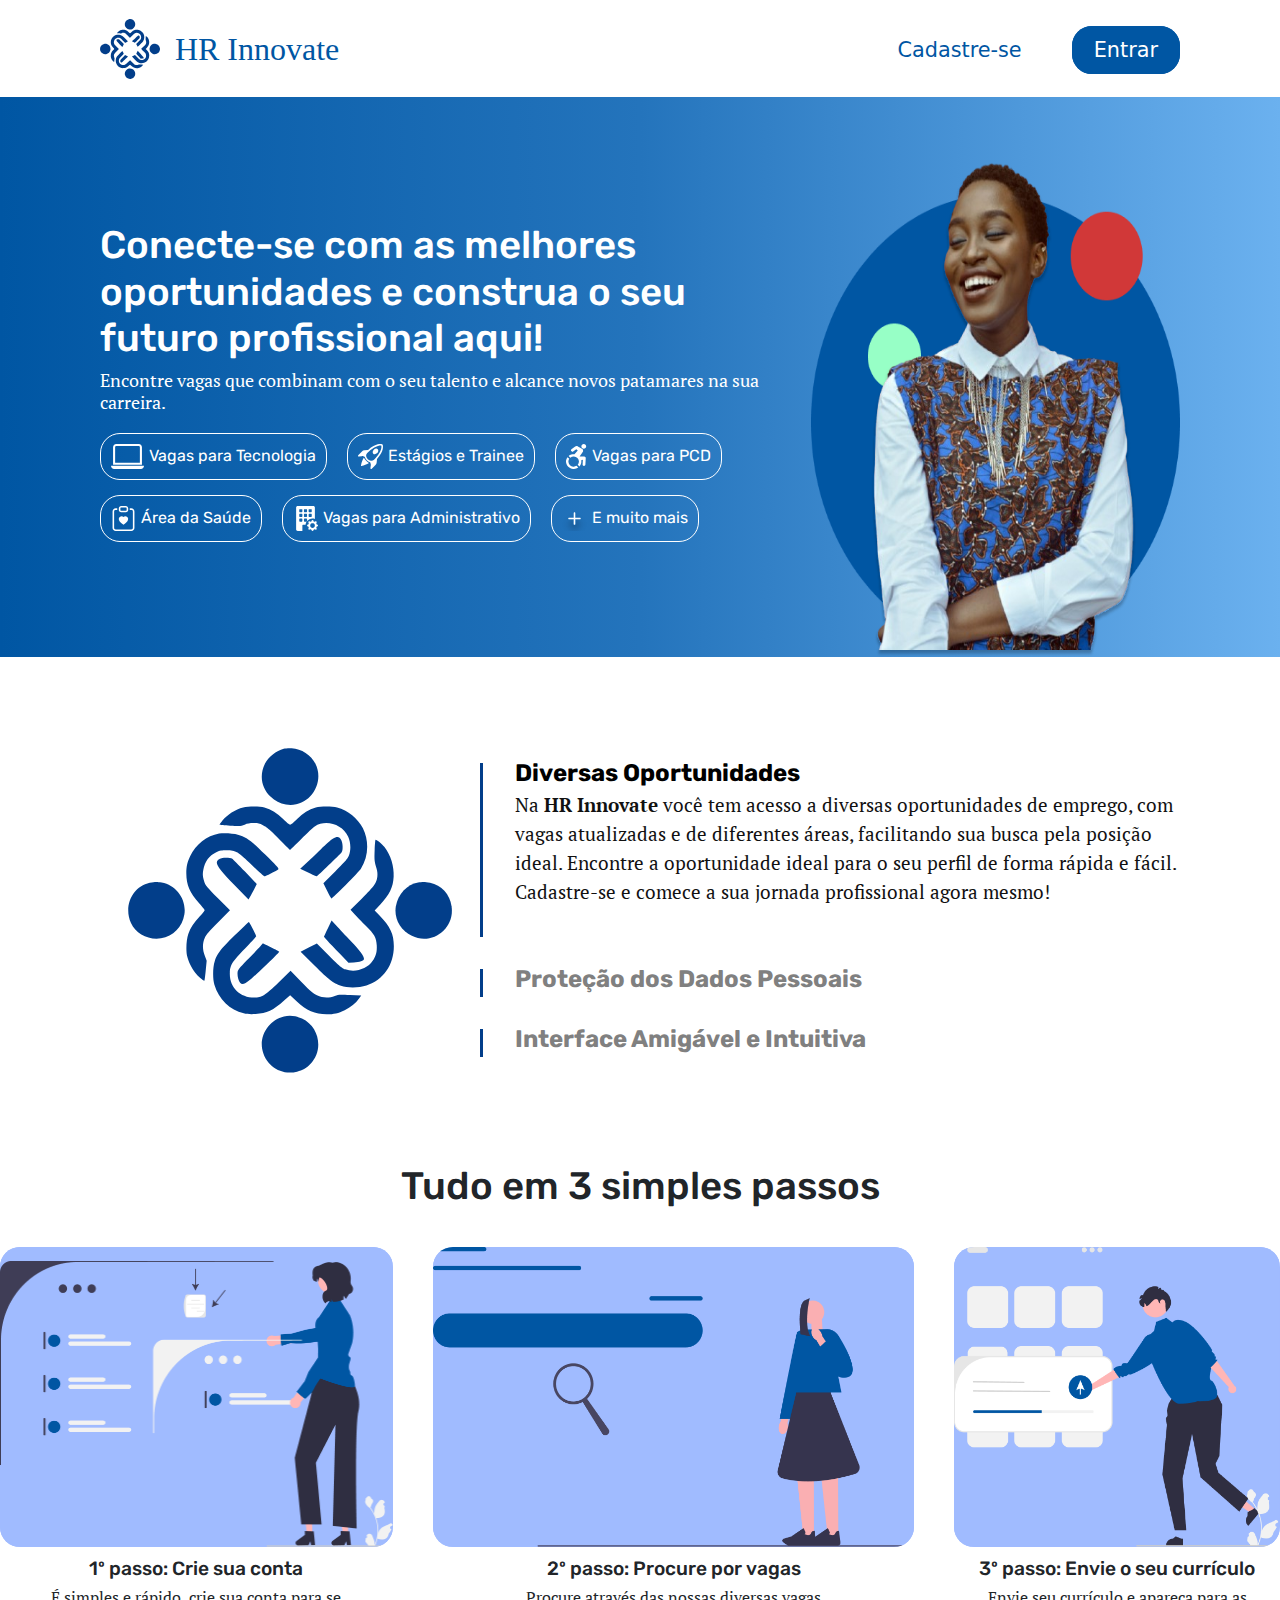
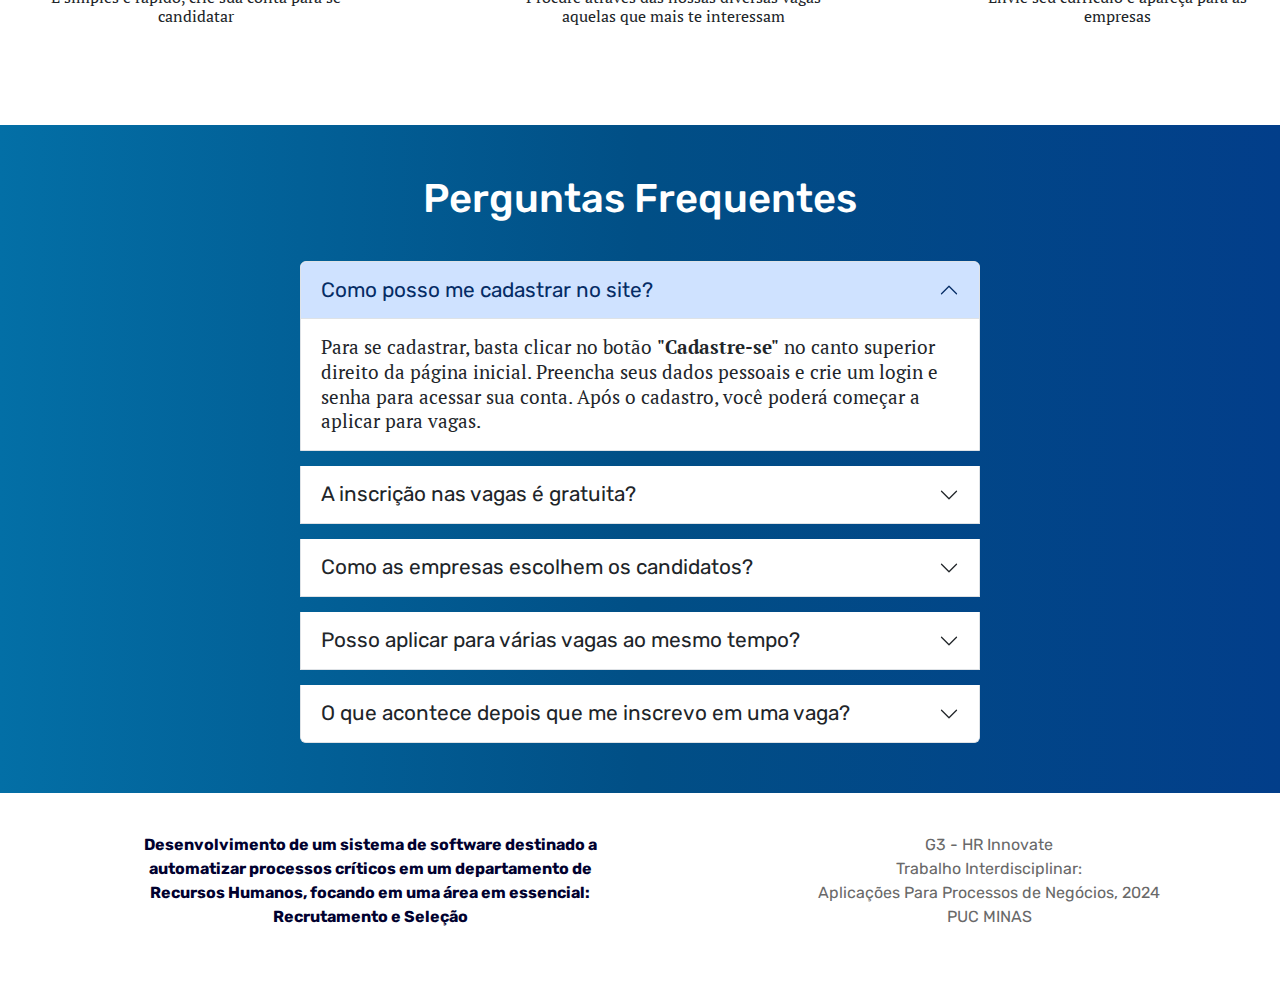
<file: src/front/index.html>
<!DOCTYPE html>
<html lang="pt-BR">

<head>
  <meta charset="UTF-8">
  <meta name="viewport" content="width=device-width, initial-scale=1.0">
  <title>HR Innovate</title>
  <link rel="stylesheet" href="./assets/css/styles.css">
  <link rel="shortcut icon" href="./assets/img/favicon.ico" type="image/x-icon">
  <link rel="preconnect" href="https://fonts.googleapis.com">
  <link rel="preconnect" href="https://fonts.gstatic.com" crossorigin>
  <link href="https://fonts.googleapis.com/css2?family=Poppins:ital,wght@0,100;0,200;0,300;0,400;0,500;0,600;0,700;0,800;0,900;1,100;1,200;1,300;1,400;1,500;1,600;1,700;1,800;1,900&family=Quicksand:wght@300..700&family=Rubik:ital,wght@0,300..900;1,300..900&family=Ubuntu:ital,wght@0,300;0,400;0,500;0,700;1,300;1,400;1,500;1,700&display=swap" rel="stylesheet">
  <link href="https://fonts.googleapis.com/css2?family=Noto+Serif:ital,wght@0,100..900;1,100..900&family=PT+Serif:ital,wght@0,400;0,700;1,400;1,700&family=Poppins:ital,wght@0,100;0,200;0,300;0,400;0,500;0,600;0,700;0,800;0,900;1,100;1,200;1,300;1,400;1,500;1,600;1,700;1,800;1,900&family=Quicksand:wght@300..700&family=Rubik:ital,wght@0,300..900;1,300..900&family=Ubuntu:ital,wght@0,300;0,400;0,500;0,700;1,300;1,400;1,500;1,700&display=swap" rel="stylesheet">
  <link href="https://cdn.jsdelivr.net/npm/bootstrap@5.3.3/dist/css/bootstrap.min.css" rel="stylesheet" integrity="sha384-QWTKZyjpPEjISv5WaRU9OFeRpok6YctnYmDr5pNlyT2bRjXh0JMhjY6hW+ALEwIH" crossorigin="anonymous">
  <link rel="stylesheet" href="//maxcdn.bootstrapcdn.com/font-awesome/4.3.0/css/font-awesome.min.css">
</head>

<body>
  <header class="cabecalho">
    <div id="logo">
      <img src="./assets/icones/logo-azul.svg" alt="Logo da HR">
      <span>HR Innovate</span>
    </div>
    <nav>
      <input type="checkbox" id="menuToggle">
      <label for="menuToggle" class="menu-icon">
        <i class="fa fa-bars"></i>
        <i id="fechar-circulo" class="fa fa-times-circle"></i>
      </label>
      <ul class="menu-mobile">
        <li><a id="cadastro" href="./pages/PaginaCadastro.html">Cadastre-se</a></li>
        <li><a id="login" href="./pages/Login.html">Entrar</a></li>
      </ul>
    </nav>
  </header>

  <main id="principal">
        <div id="texto-principal">
            <h1><span class="cor-azul-texto">Conecte-se</span> com as melhores oportunidades e <span class="cor-azul-texto">construa</span> o seu futuro profissional aqui!</h1>
            <h2>Encontre vagas que combinam com o seu talento e alcance novos patamares na sua carreira.</h2>
            <div class="vagas-principal">
                <div class="vagas-principal-individual">
                    <img src="./assets/icones/laptop.svg" alt="">
                    <span>Vagas para Tecnologia</span>
                </div>
                <div class="vagas-principal-individual">
                    <img src="./assets/icones/foguete.svg" alt="">
                    <span>Estágios e Trainee</span>
                </div>
                <div class="vagas-principal-individual">
                    <img src="./assets/icones/cadeira-rodas.svg" alt="">
                    <span>Vagas para PCD</span>
                </div>
            </div>
            <div class="vagas-principal" id="vagas-principal-2">
                <div class="vagas-principal-individual">
                    <img src="./assets/icones/saude.svg" alt="">
                    <span>Área da Saúde</span>
                </div>
                <div class="vagas-principal-individual">
                    <img src="./assets/icones/administrativo.svg" alt="">
                    <span>Vagas para Administrativo</span>
                </div>
                <div class="vagas-principal-individual">
                    <img src="./assets/icones/mais.svg" alt="">
                    <span>E muito mais</span>
                </div>
            </div>
        </div>
        <div id="imagem-principal">
            <img src="./assets/img/mulher-sorrindo.png" alt="Mulehrsorrindo">
        </div>
    </main>

    <section class="intro-info">
        <img src="./assets/icones/logo-azul.svg" alt="Logo Azul">
        <div class="textos-info">
            <div class="texto-item">
                <h1 class="texto-item-header">
                    Diversas Oportunidades
                </h1>
                <div class="texto-item-body">
                    <p class="texto-item-body-content">
                        Na <strong>HR Innovate</strong> você tem acesso a diversas oportunidades de emprego, com vagas atualizadas e de diferentes áreas, facilitando sua busca pela posição ideal. Encontre a oportunidade ideal para o seu perfil de forma rápida e fácil. Cadastre-se e comece a sua jornada profissional agora mesmo!
                    </p>
                </div>
            </div>
            <div class="texto-item">
                <h1 class="texto-item-header">
                    Proteção dos Dados Pessoais
                </h1>
                <div class="texto-item-body">
                    <p class="texto-item-body-content">
                        Sua privacidade é nossa prioridade. Na nossa plataforma, seus dados pessoais estão protegidos, garantindo total confidencialidade. Fique tranquilo, cadastre-se para a vaga desejada com segurança e sem preocupações.
                    </p>
                </div>
            </div>
            <div class="texto-item">
                <h1 class="texto-item-header">
                    Interface Amigável e Intuitiva
                </h1>
                <div class="texto-item-body">
                    <p class="texto-item-body-content">
                        A interface da nossa plataforma é projetada para ser amigável e intuitiva, garantindo uma navegação simples e sem complicações. Você pode buscar e se inscrever nas vagas de forma rápida e eficiente, sem perder tempo. Aproveite essa experiência fluida e cadastre-se facilmente para as oportunidades que mais combinam com você!
                    </p>
                </div>
            </div>
        </div>
    </section>

    <section id="passos">
        <h2>Tudo em 3 simples passos</h2>
        <div id="passos-container">
            <div class="passos-container-etapa">
                <img src="./assets/img/cadastre-se.png" alt="Imagem Cadastre-se">
                <h3>1º passo: Crie sua conta</h3>
                <h4>É simples e rápido, crie sua conta para se candidatar</h4>
            </div>
            <div class="passos-container-etapa">
                <img src="./assets/img/procure-vagas.png" alt="Imagem Procure Vagas">
                <h3>2º passo: Procure por vagas</h3>
                <h4>Procure através das nossas diversas vagas aquelas que mais te interessam</h4>
            </div>
            <div class="passos-container-etapa">
                <img src="./assets/img/envie-curriculo.png" alt="Imagem Envie Currículo">
                <h3>3º passo: Envie o seu currículo</h3>
                <h4>Envie seu currículo e apareça para as empresas</h4>
            </div>
        </div>
    </section>

    <section class="perguntas-frequentes">
        <h1>Perguntas Frequentes</h1>
        <div class="accordion" id="accordionExample">
          <div class="accordion-item">
            <h2 class="accordion-header">
              <button class="accordion-button" type="button" data-bs-toggle="collapse" data-bs-target="#collapseOne" aria-expanded="true" aria-controls="collapseOne">
                Como posso me cadastrar no site?
              </button>
            </h2>
            <div id="collapseOne" class="accordion-collapse collapse show" data-bs-parent="#accordionExample">
              <div class="accordion-body">
                Para se cadastrar, basta clicar no botão <strong>"Cadastre-se"</strong> no canto superior direito da página inicial. Preencha seus dados pessoais e crie um login e senha para acessar sua conta. Após o cadastro, você poderá começar a aplicar para vagas.
              </div>
            </div>
          </div>
          <div class="accordion-item">
            <h2 class="accordion-header">
              <button class="accordion-button collapsed" type="button" data-bs-toggle="collapse" data-bs-target="#collapseTwo" aria-expanded="false" aria-controls="collapseTwo">
                A inscrição nas vagas é gratuita?
              </button>
            </h2>
            <div id="collapseTwo" class="accordion-collapse collapse" data-bs-parent="#accordionExample">
              <div class="accordion-body">
                <strong>Sim,</strong> todas as inscrições nas vagas publicadas no nosso site são gratuitas. Você pode se candidatar a quantas vagas desejar sem nenhum custo.
              </div>
            </div>
          </div>
          <div class="accordion-item">
            <h2 class="accordion-header">
              <button class="accordion-button collapsed" type="button" data-bs-toggle="collapse" data-bs-target="#collapseThree" aria-expanded="false" aria-controls="collapseThree">
                Como as empresas escolhem os candidatos?
              </button>
            </h2>
            <div id="collapseThree" class="accordion-collapse collapse" data-bs-parent="#accordionExample">
              <div class="accordion-body">
                <strong>As empresas fazem a seleção com base nas informações que você fornece na sua candidatura, como experiência profissional, habilidades e currículo.</strong> Se o seu perfil corresponder aos requisitos da vaga, você será contatado para a próxima fase do processo seletivo, que pode ser uma entrevista online ou presencial.
              </div>
            </div>
          </div>
          <div class="accordion-item">
            <h2 class="accordion-header">
              <button class="accordion-button collapsed" type="button" data-bs-toggle="collapse" data-bs-target="#collapseFour" aria-expanded="false" aria-controls="collapseFour">
                Posso aplicar para várias vagas ao mesmo tempo?
              </button>
            </h2>
            <div id="collapseFour" class="accordion-collapse collapse" data-bs-parent="#accordionExample">
              <div class="accordion-body">
                <strong>Sim,</strong> você pode se candidatar a quantas vagas quiser! Não há limite para o número de candidaturas. Recomendamos que você escolha vagas que correspondam às suas habilidades e interesses para aumentar suas chances de sucesso.
            </div>
          </div>
        </div>
          <div class="accordion-item">
            <h2 class="accordion-header">
              <button class="accordion-button collapsed" type="button" data-bs-toggle="collapse" data-bs-target="#collapseFive" aria-expanded="false" aria-controls="collapseFive">
                O que acontece depois que me inscrevo em uma vaga?
              </button>
            </h2>
            <div id="collapseFive" class="accordion-collapse collapse" data-bs-parent="#accordionExample">
              <div class="accordion-body">
                <strong>Após se inscrever em uma vaga, sua candidatura será analisada pela empresa.</strong> Se seu perfil for compatível com os requisitos da vaga, você poderá ser convidado para uma entrevista ou outras etapas do processo seletivo. Fique atento aos e-mails e mensagens do site para saber sobre as próximas fases.
              </div>
            </div>
          </div>
        </div>
      </section>

      <footer id="footer-hr">
        <div id="footer-texto">
          <p>Desenvolvimento de um sistema de software destinado a automatizar processos críticos em um departamento de Recursos Humanos, focando em uma área em essencial: Recrutamento e Seleção</p>
        </div>
        <div id="footer-info">
          <ul>
            <li>G3 - HR Innovate</li>
            <li>Trabalho Interdisciplinar:</li>
            <li>Aplicações Para Processos de Negócios, 2024</li>
            <li>PUC MINAS</li>
          </ul>
        </div>
      </footer>

  <script src="./assets/js/script.js"></script>
  <script src="https://cdn.jsdelivr.net/npm/bootstrap@5.3.3/dist/js/bootstrap.bundle.min.js" integrity="sha384-YvpcrYf0tY3lHB60NNkmXc5s9fDVZLESaAA55NDzOxhy9GkcIdslK1eN7N6jIeHz" crossorigin="anonymous"></script>
</body>

</html>
</file>
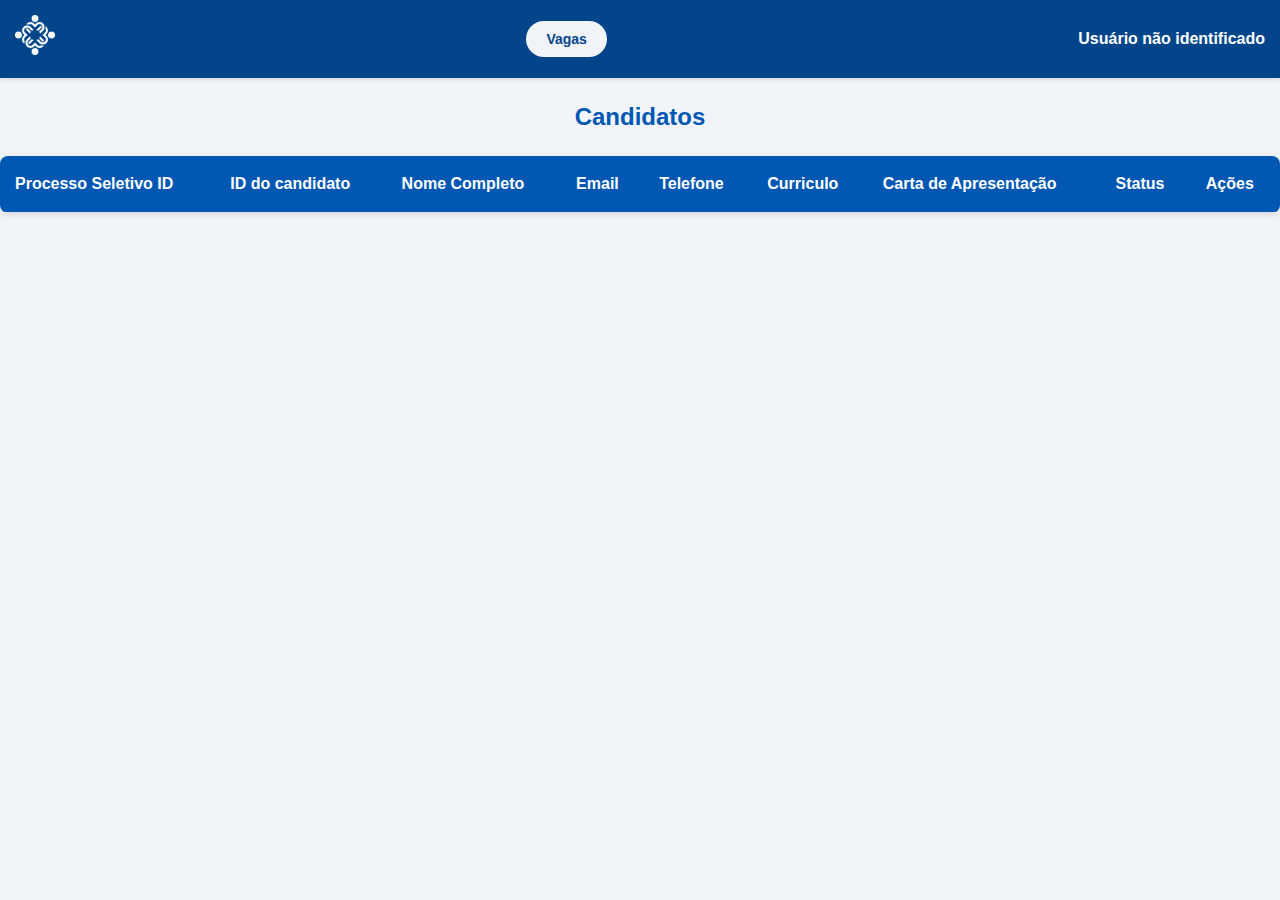
<file: src/front/pages/AvaliaCandidatos.html>
<!DOCTYPE html>
<html lang="pt-br">

<head>
    <meta charset="UTF-8">
    <meta name="viewport" content="width=device-width, initial-scale=1.0">
    <title>Candidatos do Processo Seletivo</title>
    <link rel="shortcut icon" href="../assets/img/favicon.ico" type="image/x-icon">
    <link rel="stylesheet" href="../assets/css/AvaliaCandidatos.css">
</head>

<body>
    <header class="header">
        <div class="logo">
            <a href="/src/front/index.html">
                <img src="../assets/img/logo-branco.png" alt="Logo">
            </a>
        </div>
        <div>
            <a href="./BuscarVagas.html"><button class="header-btn">Vagas</button></a>
        </div>
        <div class="user-info">
            <span id="userName">Usuário não identificado</span>
        </div>
    </header>

    <h2>Candidatos</h2>

    <table id="candidatosTable">
        <thead>
            <tr>
                <th>Processo Seletivo ID</th>
                <th>ID do candidato</th>
                <th>Nome Completo</th>
                <th>Email</th>
                <th>Telefone</th>
                <th>Curriculo</th>
                <th>Carta de Apresentação</th>
                <th>Status</th>
                <th>Ações</th>
            </tr>
        </thead>
        <tbody>
            <!-- Candidatos serão inseridos aqui -->
        </tbody>
    </table>

    <div id="modal-container" class="modal-container" style="display: none;"></div>

    <script src="../assets/js/avaliarCandidatos.js"></script>
</body>

</html>
</file>
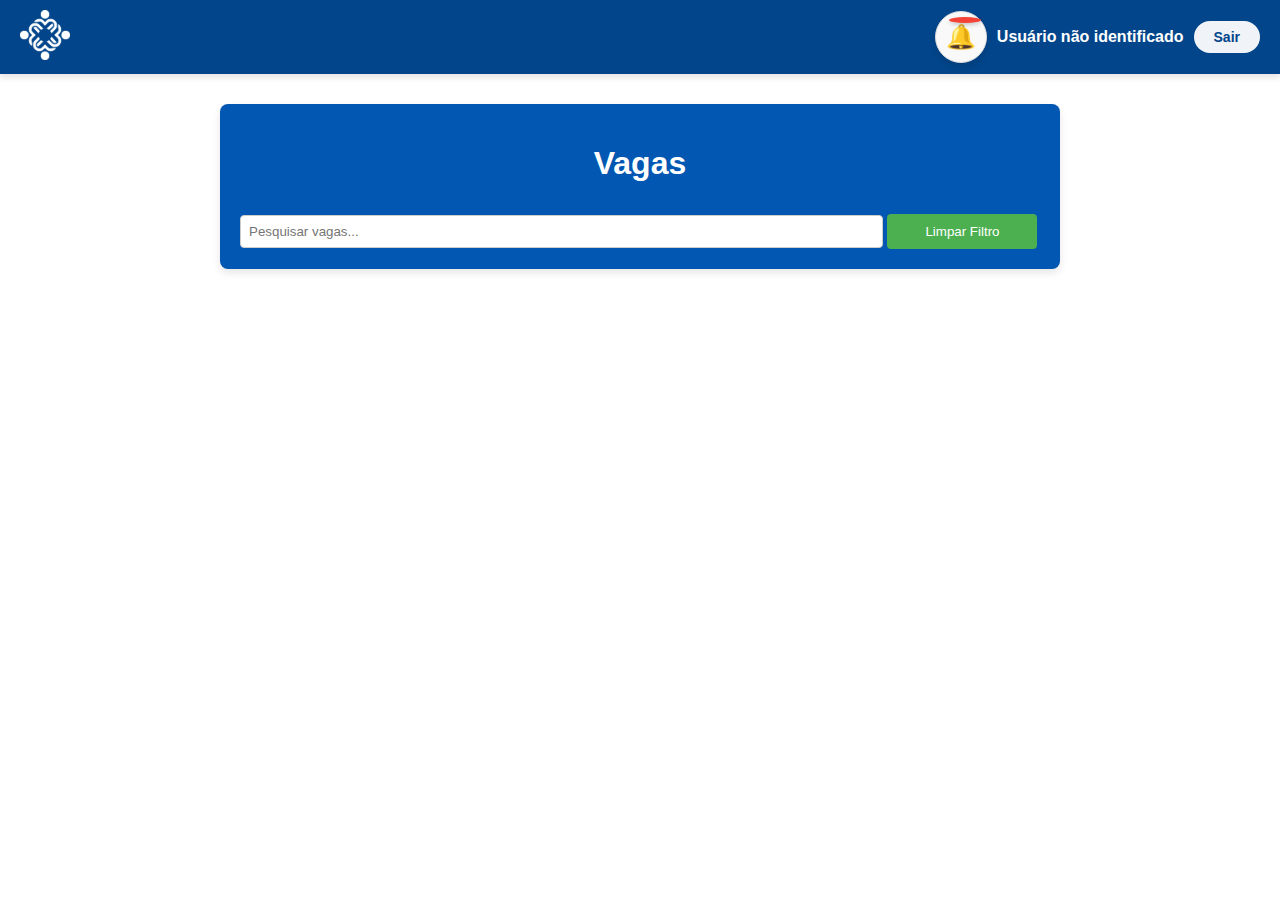
<file: src/front/pages/BuscarVagas.html>
<!DOCTYPE html>
<html lang="pt-BR">

<head>
    <meta charset="UTF-8">
    <meta name="viewport" content="width=device-width, initial-scale=1.0">
    <title>Buscar e Listar Vagas</title>
    <link rel="shortcut icon" href="../assets/img/favicon.ico" type="image/x-icon">
    <link rel="stylesheet" href="../assets/css/buscarVaga.css">
    <link href="https://cdnjs.cloudflare.com/ajax/libs/font-awesome/6.0.0-beta3/css/all.min.css" rel="stylesheet">

</head>

<body>


    <header class="header">
        <div class="logo">
            <a href="/src/front/index.html"><img src="../assets/img/logo-branco.png" alt="Logo">
            </a>
        </div>
        <div class="header-buttons">
            <a href="./SolicitarVagas.html"><button class="header-btn">Solicitar Vagas</button></a>
            <a href="./CriarVagas.html"><button class="header-btn">Criar Vagas</button></a>
        </div>
        <div class="user-info">
            <div class="notification">
                <span class="notification-icon">🔔</span>
                <span class="notification-count"></span>
            </div>
            <span id="userName">rh</span>
            <div class="header-buttons-sair">
                <a href="./Login.html"><button class="header-btn">Sair</button></a>
              </div>    

            <!-- Painel de notificações -->
            <div id="notificationPanel" class="notification-panel" style="display: none;">
                <!-- As notificações serão carregadas aqui -->
            </div>
        </div>
    </header>



    <div class="container">
        <h1>Vagas</h1>
        <div>
            <input type="text" id="searchBar" placeholder="Pesquisar vagas...">
            <button id="clearFilter">Limpar Filtro</button>
        </div>
        <div id="jobList">

        </div>

        <div id="detalhesVaga" style="display: none;">
            <h2>Detalhes da Vaga</h2>

        </div>
    </div>




    <div id="jobDetailsModal" class="modal">
        <div class="modal-content">
            <span class="close" onclick="closeModal()">&times;</span>
            <h2 id="jobTitle"></h2>
            <p id="jobDetails"></p>
            <p id="jobRequirements"></p>
            <p id="jobSalary"></p>
            <div class="containerCurriculo">
                <h1>Enviar Currículo</h1>
                <form id="resumeForm" enctype="multipart/form-data" onsubmit="submitForm(event)">
                    <div class="form-group">
                        <label for="fullName">Nome Completo:</label>
                        <input type="text" id="fullName" required>
                    </div>
                    <div class="form-group">
                        <label for="email">Email:</label>
                        <input type="email" id="email" required>
                    </div>
                    <div class="form-group">
                        <label for="phone">Telefone:</label>
                        <input type="tel" id="phone" required>
                    </div>
                    <div class="form-group">
                        <label for="coverLetter">Carta de Apresentação:</label>
                        <textarea id="coverLetter" rows="4" required></textarea>
                    </div>
                    <div class="form-group">
                        <label for="resume">Currículo (PDF):</label>
                        <input type="file" id="resume" accept=".pdf">
                    </div>
                    <button type="submit">Enviar</button>
                </form>
            </div>
        </div>
    </div>

    <script src="../assets/js/buscarVaga.js"></script>
    <script src="../assets/js/avaliarCandidatos.js"></script>
</body>

</html>
</file>
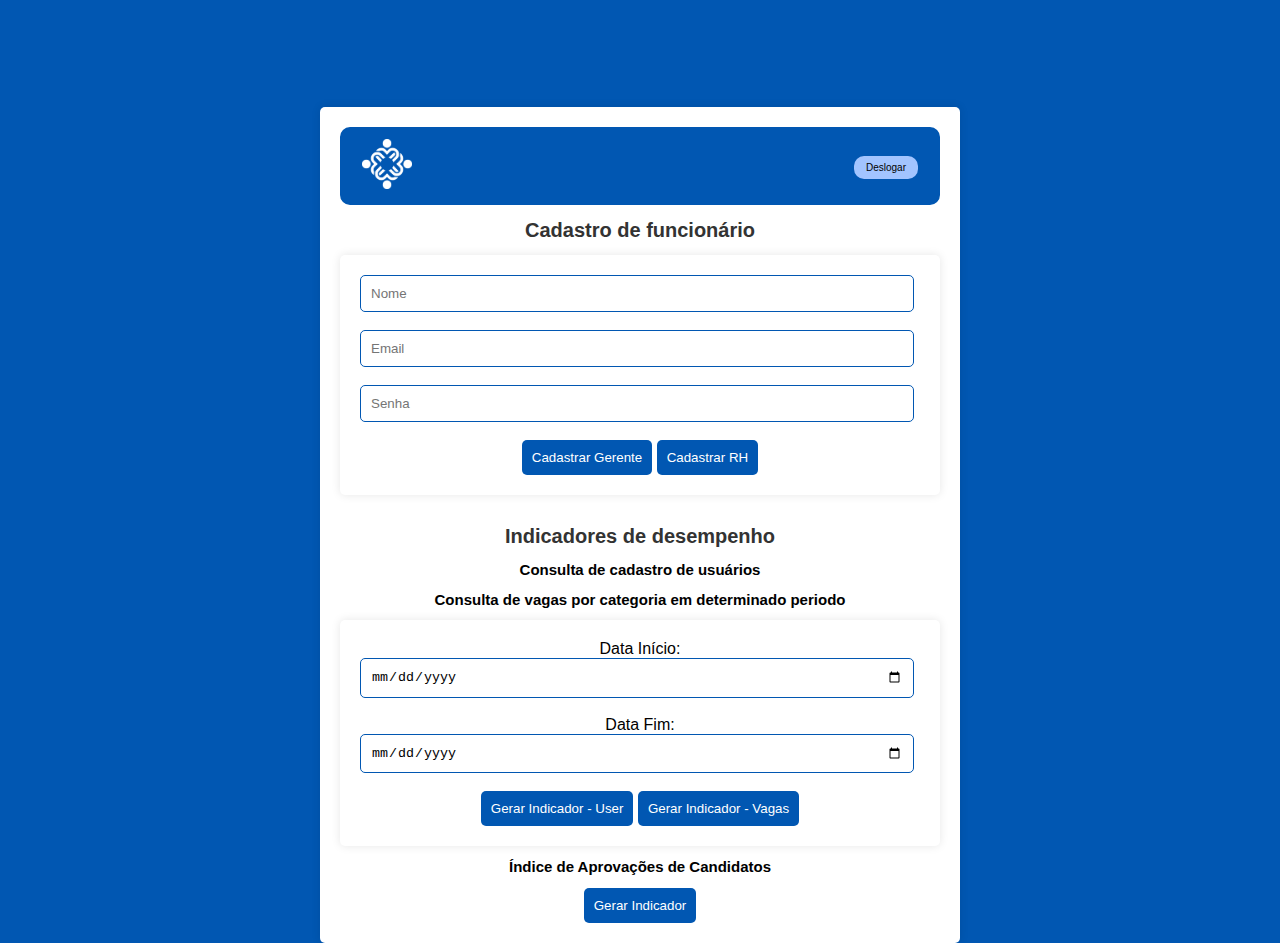
<file: src/front/pages/cadastro.html>
<!DOCTYPE html>
<html lang="pt-BR">

<head>
    <meta charset="UTF-8">
    <meta name="viewport" content="width=device-width, initial-scale=1.0">
    <title>Cadastro de Usuário</title>
    <link rel="shortcut icon" href="../assets/img/favicon.ico" type="image/x-icon">
    <link rel="stylesheet" href="../assets/css/cadastro.css">
</head>

<body> 
    <div class="container">
        <div class="navbar">
            <div class="logo">
                <a href="/src/front/index.html">
                    <img src="../assets/img/logo-branco.png" alt="Logo">
                </a>
            </div>
            <ul class="nav-links">
                <li><a href="./Login.html">Deslogar</a></li>
            </ul>
        </div>

        <h1>Cadastro de funcionário</h1>
        <form>
            <input type="text" id="nome" placeholder="Nome">
            <input type="email" id="email" placeholder="Email">
            <input type="password" id="senha" placeholder="Senha">
            <button type="button" id="cadastroGerente">Cadastrar Gerente</button>
            <button type="button" id="cadastroRh">Cadastrar RH</button>
        </form>

        <div id="indicador-desempenho">
            <h1>Indicadores de desempenho</h1>
            <h2>Consulta de cadastro de usuários</h2>
            <h2>Consulta de vagas por categoria em determinado periodo</h2>
            <form id="indicadorForm">
                <label for="dataInicio">Data Início:</label>
                <input type="date" id="dataInicio" name="dataInicio" required>

                <label for="dataFim">Data Fim:</label>
                <input type="date" id="dataFim" name="dataFim" required>

                <button type="submit" id="gerarIndicadorUser">Gerar Indicador - User</button>
                <button type="button" id="gerarIndicadorVagas">Gerar Indicador - Vagas</button>
            </form>

            <div id="resultadoVagas"></div>
            <div id="resultado"></div>

            <h2>Índice de Aprovações de Candidatos</h2>
            <button id="gerarIndicador" type="button">Gerar Indicador</button>

            <div id="result">

            </div>






        </div>
    </div>



    <script src="../assets/js/cadastro.js"></script>
</body>

</html>
</file>
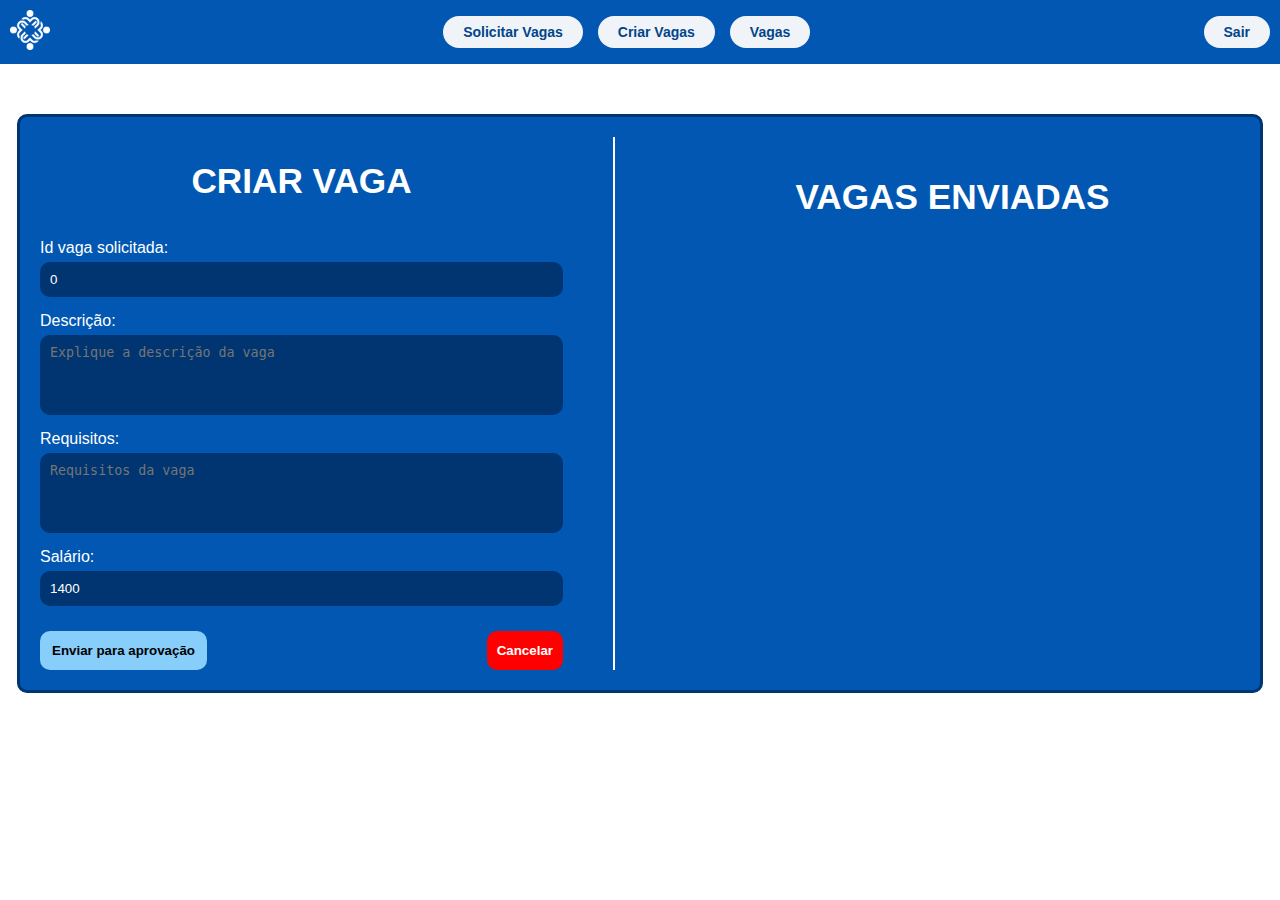
<file: src/front/pages/CriarVagas.html>
<!DOCTYPE html>
<html lang="pt-BR">

<head>
  <meta charset="UTF-8">
  <meta name="viewport" content="width=device-width, initial-scale=1.0">
  <title>Criar Vaga</title>
  <link rel="shortcut icon" href="../assets/img/favicon.ico" type="image/x-icon">
  <link rel="stylesheet" href="../assets/css/CriarVaga.css">
</head>

<body>
  <nav class="navbar">
    <div class="logo">
      <a href="/src/front/index.html">
        <img src="../assets/img/logo-branco.png" alt="Libra Learn Logo">
    </a>
    </div>
    <div class="header-buttons">
      <a href="./SolicitarVagas.html"><button class="header-btn">Solicitar Vagas</button></a>
      <a href="./CriarVagas.html"><button class="header-btn">Criar Vagas</button></a>
      <a href="./BuscarVagas.html"><button class="header-btn">Vagas</button></a>
  </div>
  <div class="header-buttons-sair">
    <a href="./Login.html"><button class="header-btn">Sair</button></a>
  </div>
  </nav>

  <main id="container-principal">

    
    <div id="container-formulario">
      <h1 class="container-titulo">Criar Vaga</h1>
      <form id="formulario-criar-vaga">
        <label for="vaga-solicitada-id">Id vaga solicitada:</label>
        <input type="number" placeholder="" id="vaga-solicitada-id" name="vaga-solicitada-id" value="0" required>

        <label for="descricao-vaga">Descrição:</label>
        <textarea placeholder="Explique a descrição da vaga" id="descricao-vaga" name="descricao-vaga" rows="4" required></textarea>

        <label for="requisitos-vaga">Requisitos:</label>
        <textarea placeholder="Requisitos da vaga" id="requisitos-vaga" name="requisitos-vaga" rows="4" required></textarea>

        <label for="salario-vaga">Salário:</label>
        <input type="number" placeholder="1400" id="salario-vaga" name="salario-vaga" value="1400" required>

        <div id="botoes-formulario">
          <button id="botao-enviar" type="submit">Enviar para aprovação</button>
          <button id="botao-cancelar" type="reset">Cancelar</button>
        </div>
      </form>
    </div>
    
    <div id="container-lista-vagas">
      <h1 class="container-titulo">Vagas Enviadas</h1>

      
    
      </div>
    </div>

  </main>

  <script src="../assets/js/criar_vagas.js"></script>
</body>

</html>
</file>
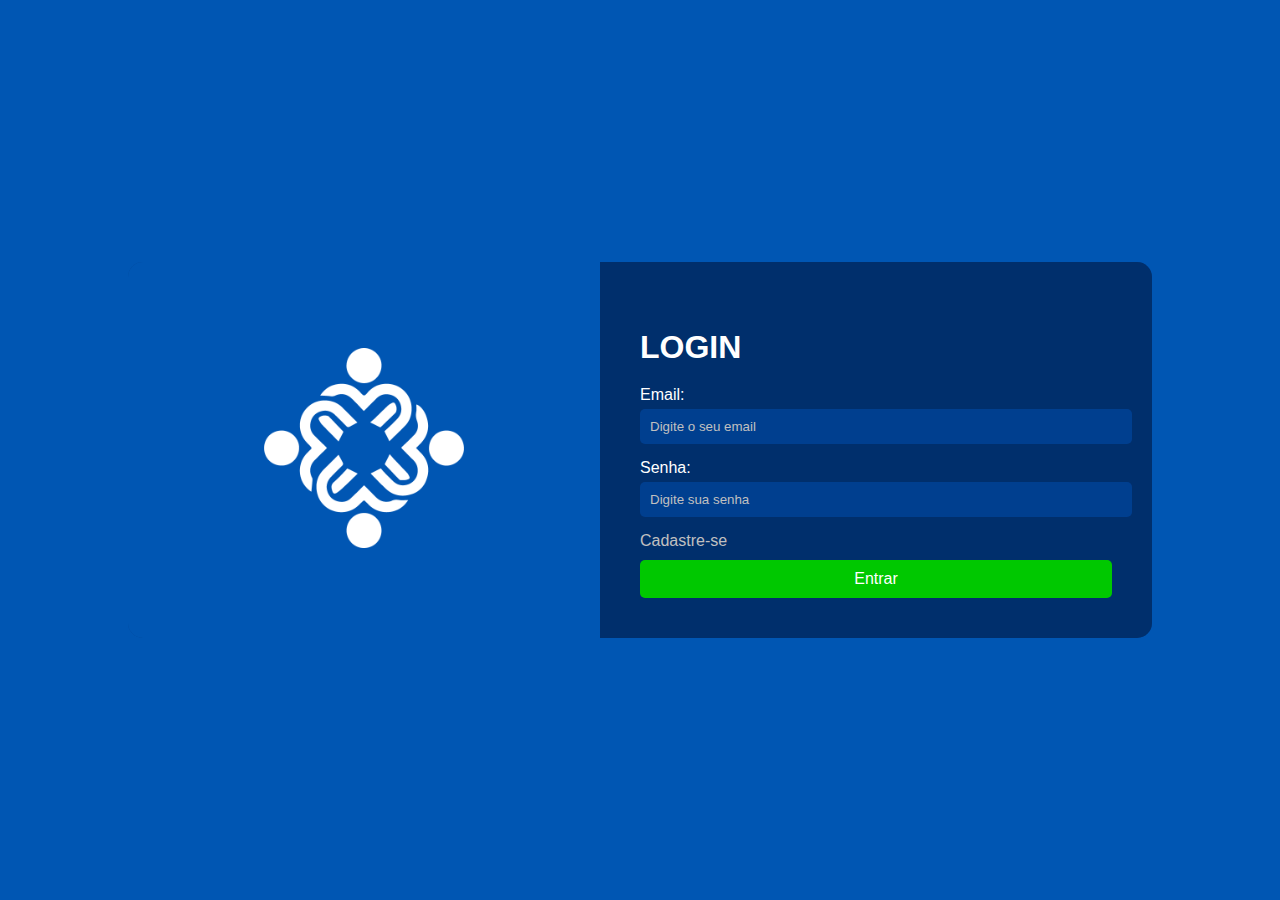
<file: src/front/pages/Login.html>
<!DOCTYPE html>
<html lang="pt-BR">
<head>
    <meta charset="UTF-8">
    <meta name="viewport" content="width=device-width, initial-scale=1.0">
    <title>Página de Login</title>
    <link rel="shortcut icon" href="../assets/img/favicon.ico" type="image/x-icon">
    <link rel="stylesheet" href="../assets/css/Login.css">
</head>
<body>
    <div class="container">
        <div class="logo-section">
            <a href="../index.html">
                <img src="../assets/img/logo-branco.png" alt="Logo">
            </a>             
        </div>
        <div class="form-section">
            <h2>LOGIN</h2>
            <form>
                <div class="form-group">
                    <label for="email">Email:</label>
                    <input type="email" id="email" placeholder="Digite o seu email">
                </div>
                <div class="form-group">
                    <label for="senha">Senha:</label>
                    <input type="password" id="senha" placeholder="Digite sua senha">
                </div>
                <a href="./PaginaCadastro.html">Cadastre-se</a>
                <button type="button" id="logar">Entrar</button>
            </form>
        </div>
    </div>
    <script src="../assets/js/logar.js"></script>
</body>
</html>
</file>
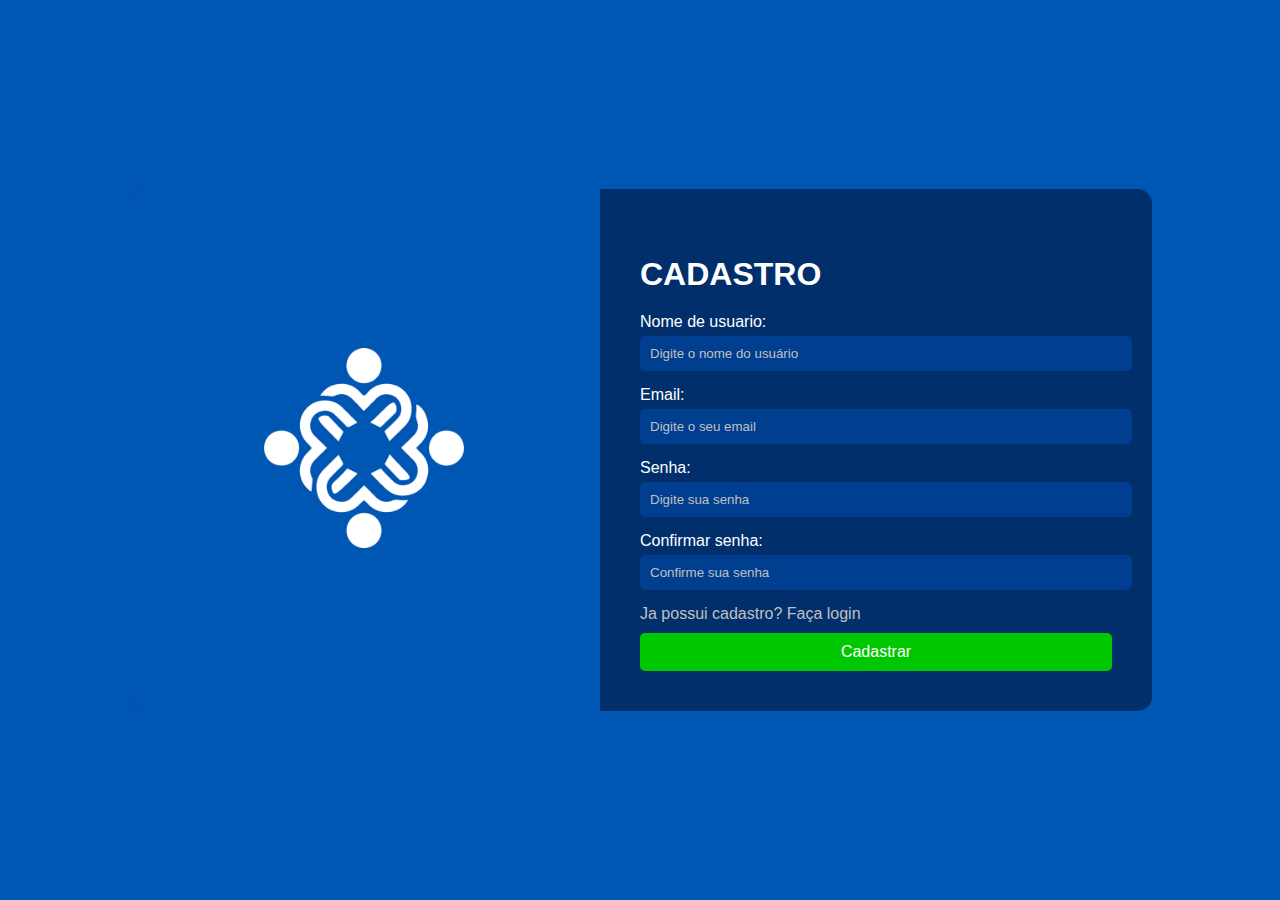
<file: src/front/pages/PaginaCadastro.html>
<!DOCTYPE html>
<html lang="pt-BR">
<head>
    <meta charset="UTF-8">
    <meta name="viewport" content="width=device-width, initial-scale=1.0">
    <title>Página de Cadastro</title>
    <link rel="shortcut icon" href="../assets/img/favicon.ico" type="image/x-icon">
    <link rel="stylesheet" href="../assets/css/PaginaCadastro.css">
</head>
<body>
    <div class="container">
        <div class="logo-section">
            <a href="../index.html">
                <img src="../assets/img/logo-branco.png" alt="Logo">
            </a>
        </div>
        <div class="form-section">
            <h2>CADASTRO</h2>
            <form>
                <div class="form-group">
                    <label for="user">Nome de usuario:</label>
                    <input type="text" id="user" placeholder="Digite o nome do usuário">
                </div>
                <div class="form-group">
                    <label for="email">Email:</label>
                    <input type="email" id="email" placeholder="Digite o seu email">
                </div>
                <div class="form-group">
                    <label for="senha">Senha:</label>
                    <input type="password" id="senha" placeholder="Digite sua senha">
                </div>
                <div class="form-group">
                    <label for="confirmar-senha">Confirmar senha:</label>
                    <input type="password" id="confirmar-senha" placeholder="Confirme sua senha">
                </div>
                <a href="./Login.html">Ja possui cadastro? Faça login</a>
                <button type="button" id="cadastroUser">Cadastrar</button>
            </form>
        </div>
    </div>
    <script src="../assets/js/cadastrar.js"></script>
</body>
</html>
</file>
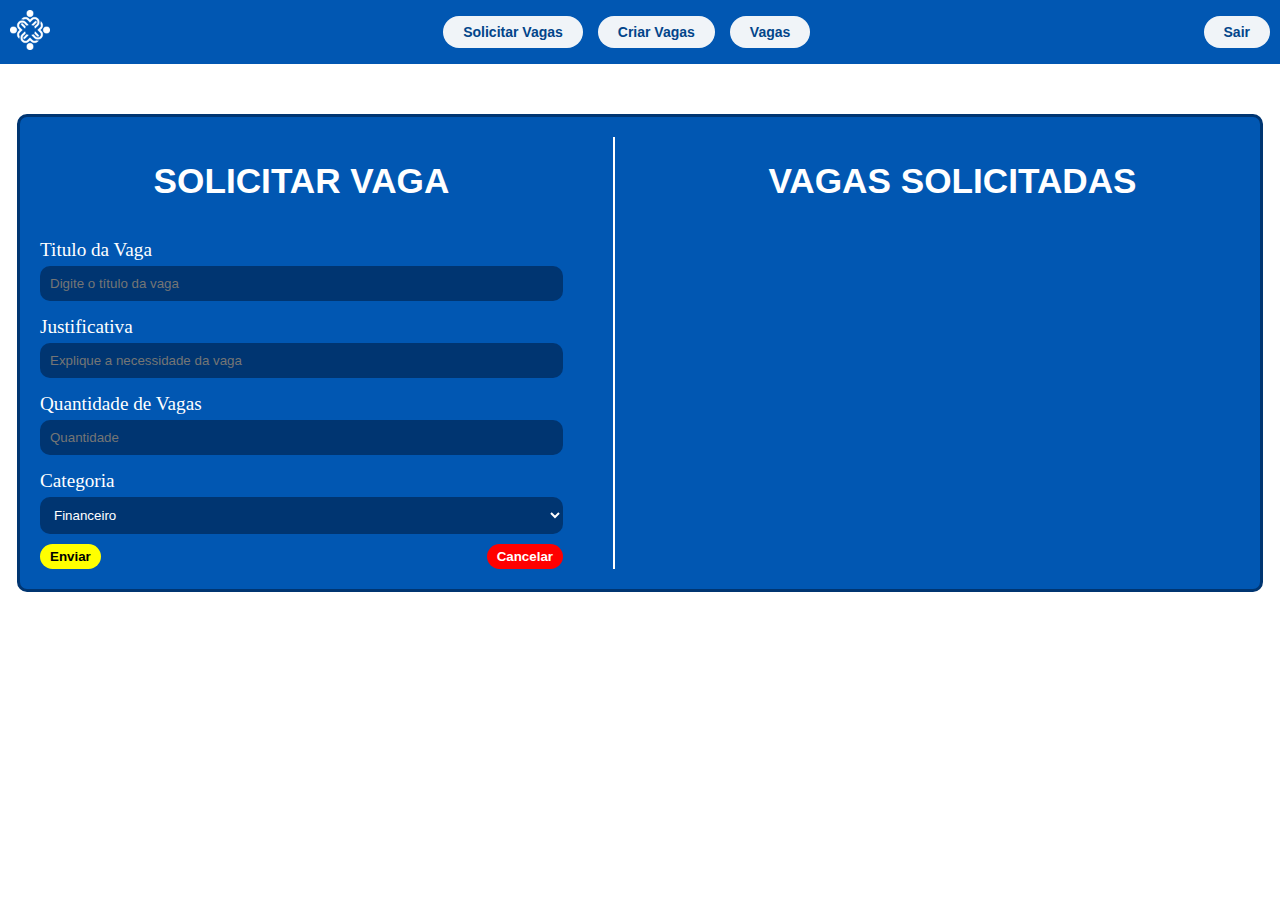
<file: src/front/pages/SolicitarVagas.html>
<!DOCTYPE html>
<html lang="en">

<head>
  <meta charset="UTF-8">
  <meta name="viewport" content="width=device-width, initial-scale=1.0">
  <title>Tela Profissional</title>
  <link rel="shortcut icon" href="../assets/img/favicon.ico" type="image/x-icon">
  <link rel="stylesheet" href="../assets/css/SolicitarVaga.css">
</head>

<body>
  <nav class="navbar">
    <div class="logo">
      <a href="/src/front/index.html">
        <img src="../assets/img/logo-branco.png" alt="Libra Learn Logo">
    </a>
    </div>
    <div class="header-buttons">
      <a href="./SolicitarVagas.html"><button class="header-btn">Solicitar Vagas</button></a>
      <a href="./CriarVagas.html"><button class="header-btn">Criar Vagas</button></a>
      <a href="./BuscarVagas.html"><button class="header-btn">Vagas</button></a>
  </div>
  <div class="header-buttons-sair">
    <a href="./Login.html"><button class="header-btn">Sair</button></a>
  </div>
  </nav>

  <main id="container-solicitacao-acompanhamento">

    <!-- SOLICITAR VAGAS -->
    <div id="container-solicitacao">
      <h1 class="container-titulo">Solicitar Vaga</h1>
      <form id="formulario-solicitacao">
        <label for="titulo">Titulo da Vaga</label>
        <input type="text" placeholder="Digite o título da vaga" id="titulo" name="titulo" required>

        <label for="justificativa">Justificativa</label>
        <input type="text" placeholder="Explique a necessidade da vaga" id="justificativa" name="justificativa" required>

        <label for="quantidade">Quantidade de Vagas</label>
        <input type="number" placeholder="Quantidade" id="quantidade" name="quantidade" required min="0">


        <label for="categoria">Categoria</label>
        <select id="categoria" name="categoria" required>
            <option value="financeiro">Financeiro</option>
            <option value="desenvolvimento">Desenvolvimento</option>
            <option value="administrativo">Administrativo</option>
        </select>
      </form>

        <div id="botoes-solicitacao">
          <button id="botao-enviar-solicitacao">Enviar</button>
          <button id="botao-cancelar-solicitacao">Cancelar</button>
        </div>
    </div>

    <!-- VAGAS SOLICITADAS -->
    <div id="container-vagas-solicitadas">
      <h1 class="container-titulo" id="titulo-margin">Vagas Solicitadas</h1>
      
      </div>

    </div>

  </main>

  <script src="../assets/js/solicita_vagas.js"></script>
</body>

</html>
</file>
<file: src/front/assets/css/styles.css>
body {
    font-family: Arial, sans-serif;
    margin: 0;
    padding: 0;
}

img {
  display: block;
  max-width: 100%;
}

ul {
  list-style: none;
  margin: 0px;
  padding: 0px;
}

a {
  text-decoration: none;
}

p,
h1,
h2,
h3 {
  margin: 0px;
}

/* Scrollbar */

::-webkit-scrollbar {
  width: 12px;
}

::-webkit-scrollbar-track {
  background-color: #e9e9e9;
}

::-webkit-scrollbar-thumb {
  background-color: #0056A3;
  border-radius: 6px;
}

header {
    /* background-color: ; */
    padding: 15px;
    display: flex;
    justify-content: space-between;
    align-items: center;
    padding-left: 100px;
    padding-right: 100px;
}

#logo {
    display: flex;
    align-items: center;
    gap: 15px;
}

#logo span {
    color: #0056A3;
    font-size: 2rem;
    font-family:Cambria, Cochin, Georgia, Times, 'Times New Roman', serif;
}

#logo img {
    height: 60px; 
}

#cadastro {
    font-size: 1.3rem;
    color: #0056A3;
    text-decoration: none;
}

#cadastro:hover {
  text-decoration: underline;
}

.menu-mobile {
    display: flex;
    gap: 50px;
    align-items: center;
    justify-content: center;
    padding-top: 20px;
}

#login {
    border: 2px solid #0056A3;
    font-size: 1.3rem;
    color: white;
    border-radius: 20px;
    padding: 10px 20px;
    text-decoration: none;
    background-color: #0056A3;
}

#login:hover {
    border: 2px solid rgb(0, 86, 163, 0.9);
    color: white;
    border-radius: 20px;
    padding: 10px 20px;
    text-decoration: none;
    background-color: rgb(0, 86, 163, 0.9);
}

/* Menu Mobile */

#menuToggle {
  display: none;
}

.menu-icon {
  display: none;
}

@media (max-width: 780px) {
  #logo span {
    display: none;
  }

  .cabecalho {
    position: fixed;
    top: 0px;
    width: 100%;
    padding-left: 30px;
    padding-right: 30px;
    background-color: white;
  }

  #cadastro {
    color:#00013e;
  }

  #login a {
    background-color: #00013e;
    color: white;
  }

  .cabecalho nav {
    display: absolute;
    width: 100%;
    height: 100%;
  }
  .menu-mobile {
    display: flex;
    position: fixed;
    flex-wrap: wrap;
    align-content: center;
    top: 0px;
    left: 0px;
    width: 100%;
    height: 0%;
    overflow: hidden;
    -webkit-transition: height 0.3s;
    -moz-transition: height 0.3s;
    -ms-transition: height 0.3s;
    -o-transition: height 0.3s;
    transition: height 0.3s;
    margin-bottom: 1000px;
    background-color: white;
  }

  .menu-mobile li {
    display: block;
    width: 100%;
    margin-left: 0px;
    margin-bottom: 20px;
  }

  .menu-mobile li a {
    display: block;
    text-align: center;
    width: 100%;
  }
  .menu-icon {
    width: 50px;
    height: inherit;
    display: block;
    position: absolute;
    top: 40px;
    right: 30px;
    line-height: 60px;
    color: #00013e;
    z-index: 999;
  }

  #fechar-circulo {
    color: #00013e;
  }

  #menuToggle:checked ~ label i:nth-child(2) {
    display: block;
  }
  #menuToggle:checked ~ label i:first-child {
    display: none;
  }
  #menuToggle:not(:checked) ~ label i:first-child {
    display: block;
  }
  #menuToggle:not(:checked) ~ label i:nth-child(2) {
    display: none;
  }

  #menuToggle:checked ~ ul {
    height: 100%;
  }
  .menu-icon i {
    font-size: 1.7em;
  }
}

/* PRIMEIRA SEÇAÕ */
#principal {
    display: grid;
    grid-template-columns: auto auto;
    gap: 20px;
    padding-left: 100px;
    padding-right: 100px;
    align-items: center;
    background: linear-gradient(to right, #0056A3, #2474BC, #6BB1EF);
    padding-top: 10px;
}

#imagem-principal img {
    height: 550px;
}

#texto-principal {
  display: grid;
}

#texto-principal h1 {
    font-size: 2.4rem;
    font-family: "Rubik", sans-serif;
    color: white;
}

#texto-principal h2 {
    font-size: 1.15rem;
    margin-bottom: 20px;
    font-family: "PT Serif", serif;
    color: white;
}

.vagas-principal {
    display: flex;
    gap: 20px;
    align-items: center;
}

.vagas-principal-individual {
    border: 1px solid white;
    padding: 10px;
    display: flex;
    align-items: center;
    gap: 10px;
    border-radius: 20px;
    text-align: center;
}

.vagas-principal-individual span {
    font-size: 1.2rem;
    font-family: "Rubik", sans-serif;
    color: white;
}

.vagas-principal-individual img {
    height: 25px;
}

#vagas-principal-2 {
    margin-top: 15px;
}

@media (max-width: 1300px) {
  .vagas-principal-individual {
    border: 1px solid white;
    padding: 10px;
    display: flex;
    align-items: center;
    gap: 5px;
    border-radius: 20px;
  }
  .vagas-principal-individual span {
    font-size: 1rem;
    font-family: "Rubik", sans-serif;
    color: white;
  }
}

@media (max-width: 1150px) {
  #imagem-principal {
    display: none;
  }
  #principal {
    display: grid;
    grid-template-columns: auto auto;
    gap: 20px;
    padding-left: 100px;
    padding-right: 100px;
    align-items: center;
    background: linear-gradient(to right, #0056A3, #2474BC, #6BB1EF);
    padding-top: 100px;
    padding-bottom: 100px;
    text-align: center;
  }
  .vagas-principal {
    justify-self: center;
  }
}

@media (max-width: 950px) {
  #principal {
    padding-top: 70px;
    padding-bottom: 70px;
  }
}

@media (max-width: 850px) {
  #texto-principal h1 {
    font-size: 2rem;
  }  
}

@media (max-width: 780px) {
  #principal {
    margin-top: 80px;
  }
}

@media (max-width: 670px) {
  #texto-principal h1 {
    font-size: 1.5rem;
  }  
  #texto-principal h2 {
    font-size: 1rem;
  }
  .vagas-principal-individual span {
    font-size: 1rem;
}
  .vagas-principal-individual img {
    height: 20px;
  }
  #principal {
    padding: 50px 50px;
  }
}

@media (max-width: 550px) {
  .vagas-principal-individual img {
    display: none;
  }
  .vagas-principal-individual span {
    font-size: 0.9rem;
  }
  #principal {
    padding: 40px 30px;
  }
}

@media (max-width: 415px) {
  #texto-principal h1 {
    font-size: 1.3rem;
  }  
  #texto-principal h2 {
    font-size:0.9rem;
  }
  .vagas-principal-individual span {
    font-size: 0.7rem;
  }
}

/* SEÇÃO ABAS */

.intro-info {
    display: grid;
    grid-template-columns: auto 700px;
    justify-items: center;
    margin-left: 100px;
    margin-right: 100px;
    margin-top: 90px;
    align-items: center;
  }

  .intro-info img {
    max-height: 325px;
  }
  
  .textos-info {
    max-width: 1000px;
    display: grid;
  }
  
  .texto-item {
    background-color: white;
    color: #111;
    margin: 1rem 0;
    border-left: 3px solid #023e8a;
  }
  
  .texto-item-header {
    padding-left: 2rem;
    /* min-height: 3rem; */
    line-height: 1.25rem;
    font-weight: bold;
    display: flex;
    align-items: center;
    cursor: pointer;
    color: gray;
    background-color: white;
    font-size: 1.5rem;
    font-family: "Rubik", sans-serif;
  }
  
  .texto-item-header:hover {
    color: black;
  }
  
  .texto-item-header.active {
    color: black;
  }
  
  .texto-item-body {
    max-height: 0;
    overflow: hidden;
    transition: max-height 0.3s ease-out;
  }
  
  .texto-item-body-content {
    padding-left: 2rem;
    padding-bottom: 15px;
    font-family: "PT Serif", serif;
    font-size: 1.2rem;
  }
  
  @media (max-width: 1245px) {
    .intro-info {
      display: grid;
      grid-template-columns: auto;
      gap: 30px;
      justify-items: center;
      margin-left: 120px;
      margin-right: 120px;
    }
    .intro-info img {
      max-height: 200px;
    }
  }
  
  @media (max-width: 900px) {
    .texto-item-header {
      font-size: 1.2rem;
    }
    .texto-item-body-content {
      font-size: 1rem;
    }
    .intro-info {
      margin-left: 40px;
      margin-right: 40px;
      margin-top: 50px;
    }
    .intro-info img {
      max-height: 150px;
    }
  }
  
  @media (max-width: 650px) {
    .texto-item-header {
      font-size: 1.1rem;
    }
    .texto-item-body-content {
      font-size: 1rem;
    }
    .texto-item-header {
      font-size: 1 rem;
    }
    .texto-item-body-content {
      font-size: 0.8rem;
    }
    .intro-info img {
      max-height: 100px;
    }
    .intro-info {
      margin-top: 30px;
    }
  }
  
  @media (max-width: 500px) {
    .intro-info {
      margin-left: 20px;
      margin-right: 20px;
    }
    .intro-info img {
      display: none;
    }
  }

  /* PASSOS */

  #passos {
    display: grid;
    margin-top: 90px;
    gap: 30px;
  }

  #passos h2 {
    text-align: center;
    font-size: 2.4rem;
    /* color: #023e8a; */
    font-family: "Rubik", sans-serif;
    font-optical-sizing: auto;
  }

  #passos-container {
    display: flex;
    justify-content: center;
    gap: 40px;
  }

  .passos-container-etapa img {
    height: 300px;
    border-radius: 20px;
    background-color: #A0BBFF;
    justify-self: center;
  }

  .passos-container-etapa h3, .passos-container-etapa h4 {
    text-align: center;
  }

  .passos-container-etapa h3 {
    font-size: 1.2rem;
    font-family: "Rubik", sans-serif;
    margin-top: 10px;
  }

  .passos-container-etapa h4 {
    max-width: 325px;
    text-align: center;
    justify-self: center;
    font-size: 1rem;
    font-family: "PT Serif", serif;
    font-weight: lighter;
  }

  @media (max-width: 1245px) {
    .passos-container-etapa img {
      height: 250px;
    }
    .passos-container-etapa h3 {
      font-size: 1.1rem;
    }
    .passos-container-etapa h4 {
      font-size: 0.9rem;
      max-width: 275px;
    }
  }

  @media (max-width: 1030px) {
    .passos-container-etapa img {
      height: 200px;
    }
    #passos h2 {
      font-size: 2rem;
    }
    .passos-container-etapa h4 {
      font-size: 0.9rem;
      max-width: 250px;
    }
  }

  @media (max-width: 1000px) {
    #passos-container {
      display: grid;
      justify-content: center;
      gap: 20px;
    }
    .passos-container-etapa img {
      height: 300px;
      justify-self: center;
    }
  }
  @media (max-width: 700px) {
    .passos-container-etapa img {
      height: 250px;
    }
    #passos h2 {
      font-size: 1.3rem;
    }
    #passos {
      margin-top: 30px;
    }
  }    

  @media (max-width: 450px) {
    .passos-container-etapa img {
      height: 225px;
    }
    #passos h2 {
      font-size: 1.1rem;
    }

  }   

  /* PERGUNTAS FREQUENTES */

.perguntas-frequentes {
  margin-top: 90px;
  padding: 50px 300px;
  display: grid;
  gap: 30px;
  /* background-color: #023e8a; */
  background: linear-gradient(to right, #036fa6, #014f86, #023e8a);
}

.perguntas-frequentes h1 {
  font-family: "Rubik", sans-serif;
  font-size: 2.5rem;
  text-align: center;
  color: white;
}

.accordion {
  display: grid;
  gap: 15px;
}

.accordion-button {
  font-family: "Rubik", sans-serif;
  font-size: 1.4rem;
  color: #01012f;
}

.accordion-body {
  font-family: "PT Serif", serif;
  font-size: 1.2rem;
  line-height: 1.3;
}

.accordion-header button {
  font-size: 1.3rem;
  font-family: "Rubik", sans-serif;
}

@media (max-width: 1245px) {
  .perguntas-frequentes {
    padding-left: 200px;
    padding-right: 200px;
  }
}

@media (max-width: 1000px) {
  .perguntas-frequentes {
    padding-left: 150px;
    padding-right: 150px;
  }
  .perguntas-frequentes h1 {
    font-family: "Rubik", sans-serif;
    font-size: 2rem;
    text-align: center;
  }
  .accordion-header button {
    font-size: 1.2rem;
  }

  .accordion-body {
    font-family: "PT Serif", serif;
    font-size: 1rem;
    line-height: 1.3;
  }
}

@media (max-width: 800px) {

  .perguntas-frequentes {
    margin-top: 50px;
  }

  .perguntas-frequentes {
    padding-left: 100px;
    padding-right: 100px;
    padding-top: 80px;
  }

  .perguntas-frequentes h1 {
    font-size: 1.9rem;
  }
  .accordion-header button {
    font-size: 1.1rem;
  }
}

@media (max-width: 700px) {
  .perguntas-frequentes {
    padding-left: 75px;
    padding-right: 75px;
    padding-top: 60px;
  }
  .perguntas-frequentes h1 {
    font-size: 1.8rem;
  }
}

@media (max-width: 600px) {
  .perguntas-frequentes {
    padding-left: 50px;
    padding-right: 50px;
    padding-top: 60px;
  }
  .accordion-button {
    font-family: "Rubik", sans-serif;

    font-size: 1.1rem;
    color: #01012f;
  }
  .accordion-body {
    font-family: "PT Serif", serif;
    line-height: 1.3;
  }
  .perguntas-frequentes h1 {
    font-size: 1.6rem;
  }
}

@media (max-width: 500px) {
  .perguntas-frequentes {
    padding-left: 25px;
    padding-right: 25px;
    padding-top: 50px;
    margin-top: 30px;
  }
  .accordion-header button {
    font-size: 0.8rem;
  }
  .accordion-body {
    font-size: 0.6rem;
  }
}

@media (max-width: 400px) {
  .perguntas-frequentes {
    padding-left: 15px;
    padding-right: 15px;
    padding-top: 50px;
  }
  .accordion-button {
    font-family: "Rubik", sans-serif;
    font-size: 1rem;
    color: #01012f;
  }
  .accordion-body {
    font-family: "PT Serif", serif;
    font-size: 0.8rem;
    line-height: 1.3;
  }
}

/* FOOTER */

#footer-hr {
  margin: 40px 120px;
  display: flex;
  justify-content: space-between;
  text-align: center;
}

#footer-texto {
  max-width: 500px;
  font-weight: bolder;
  color: #01012f;
  font-family: "Rubik", sans-serif;
}

#footer-info {
  font-family: "Rubik", sans-serif;
  color: dimgray;
}

@media (max-width: 1100px) {
  #footer-texto {
    display: none;
  }
  #footer-info {
    text-align: center;
  }
  #footer-hr {
    margin-top: 60px;
    display: grid;
    justify-content: center;
  }
}

@media (max-width: 600px) {
  #footer-info {
    font-size: 0.9rem;
  }
  #footer-hr {
    margin: 30px 60px;
    display: grid;
    justify-content: center;
  }
}

@media (max-width: 500px) {
  #footer-info {
    font-size: 0.9rem;
  }
  #footer-hr {
    margin: 20px 40px;
    display: grid;
    justify-content: center;
  }
}

@media (max-width: 400px) {
  #footer-info {
    font-size: 0.7rem;
  }
}
</file>
<file: src/front/assets/css/AvaliaCandidatos.css>
/* Estilos Globais */
* {
    margin: 0;
    padding: 0;
    box-sizing: border-box;
}

body {
    font-family: 'Poppins', Arial, sans-serif;
    background-color: #f1f5f9;
    color: #333;
    line-height: 1.6;
    padding: 0 0;
}

/* Cabeçalho */
.header {
    display: flex;
    justify-content: space-between;
    align-items: center;
    padding: 15px;
    background-color: #02458a;
    /* Azul escuro */
    color: white;
    box-shadow: 0 2px 4px rgba(0, 0, 0, 0.1);
}

.header .logo img {
    height: 40px;
}

.header .user-info {
    font-size: 16px;
}

.header .user-info span {
    font-weight: bold;
}

/* Títulos */
h2 {
    text-align: center;
    margin: 20px 0;
    color: #0157b2;
    font-size: 24px;
}

/* Tabela */
table {
    width: 100%;
    border-collapse: collapse;
    margin: 20px 0;
    background: white;
    border-radius: 8px;
    overflow: hidden;
    box-shadow: 0 2px 6px rgba(0, 0, 0, 0.1);
}

table th,
table td {
    padding: 15px;
    text-align: left;
    border-bottom: 1px solid #ddd;
}

table th {
    background-color: #0157b2;
    color: white;
    font-weight: bold;
}

table tr:nth-child(even) {
    background-color: #f9f9f9;
}

/* Botões Gerais */
button {
    background-color: #f0f4f8;
    /* Cinza claro */
    color: #02458a;
    /* Azul escuro */
    padding: 10px 20px;
    border: none;
    border-radius: 20px;
    /* Botões arredondados */
    font-weight: bold;
    font-size: 14px;
    cursor: pointer;
    transition: background-color 0.3s ease, color 0.3s ease, transform 0.2s ease;
}

button:hover {
    background-color: #02458a;
    /* Azul escuro */
    color: #ffffff;
    /* Texto branco */
    transform: scale(1.05);
    /* Leve aumento */
}

/* Botões Específicos */
.btn-aprovar {
    background-color: #28a745;
    /* Verde */
    color: white;
}

.btn-aprovar:hover {
    background-color: #218838;
    /* Verde mais escuro */
}

.btn-reprovar {
    background-color: #dc3545;
    /* Vermelho */
    color: white;
}

.btn-reprovar:hover {
    background-color: #c82333;
    /* Vermelho mais escuro */
}

.btn-agendar {
    background-color: #0275d8;
    /* Azul */
    color: white;
}

.btn-agendar:hover {
    background-color: #0256a0;
    /* Azul mais escuro */
}

/* Modal */
.modal-container {
    position: fixed;
    top: 0;
    left: 0;
    width: 100%;
    height: 100%;
    background: rgba(0, 0, 0, 0.5);
    /* Fundo escuro semitransparente */
    display: flex;
    justify-content: center;
    align-items: center;
}

.modal {
    position: fixed;
    /* Fixa o modal na tela */
    top: 50%;
    /* Centraliza verticalmente */
    left: 50%;
    /* Centraliza horizontalmente */
    transform: translate(-50%, -50%);
    /* Ajusta o ponto de referência */
    z-index: 10000;
    /* Prioridade para sobrepor outros elementos */
    background-color: white;
    /* Fundo do modal */
    padding: 20px;
    border-radius: 8px;
    box-shadow: 0 4px 8px rgba(0, 0, 0, 0.2);
    /* Sombra para destaque */
    max-width: 500px;
    /* Limita a largura máxima */
    width: 90%;
    /* Ajusta para telas menores */
}

.modal-overlay {
    position: fixed;
    top: 0;
    left: 0;
    width: 100%;
    height: 100%;
    background: rgba(0, 0, 0, 0.5);
    /* Fundo escuro */
    z-index: 9999;
    /* Colocado abaixo do modal */
}

.modal h2 {
    color: #0157b2;
    /* Cor do título no modal */
    margin-bottom: 15px;
}

.modal label {
    display: block;
    margin: 10px 0 5px;
}

.modal input,
.modal textarea {
    width: 100%;
    padding: 8px;
    border: 1px solid #ddd;
    border-radius: 4px;
    margin-bottom: 10px;
}

.modal button {
    background-color: #0157b2;
    /* Azul padrão */
    color: white;
    border: none;
    padding: 10px 15px;
    border-radius: 4px;
    cursor: pointer;
    transition: background-color 0.3s ease;
}

.modal button:hover {
    background-color: #014690;
    /* Azul mais escuro */
}

.modal .fechar-modal {
    position: absolute;
    top: 10px;
    right: 10px;
    background: #dc3545;
    /* Vermelho */
    color: white;
    border: none;
    border-radius: 50%;
    padding: 5px;
    cursor: pointer;
    transition: background-color 0.3s ease;
}

.modal .fechar-modal:hover {
    background-color: #c82333;
    /* Vermelho mais escuro */
}


/* Responsividade */
@media (max-width: 768px) {
    .header {
        flex-direction: column;
        align-items: flex-start;
    }

    .header .user-info {
        margin-top: 10px;
    }

    table {
        font-size: 14px;
    }

    button {
        font-size: 12px;
    }

    .modal {
        padding: 15px;
    }
}
</file>
<file: src/front/assets/css/buscarVaga.css>
/* Cabeçalho */
.header {
  display: flex;
  justify-content: space-between;
  align-items: center;
  background-color: #02458a; /* Azul escuro */
  padding: 10px 20px;
  color: #fff;
  box-shadow: 0 4px 6px rgba(0, 0, 0, 0.1);
}

.logo img {
  height: 50px;
}

/*Botão de Sair da pagina*/
.header-buttons-sair .header-btn {
  background-color: #f0f4f8; /* Cinza claro */
  color: #02458a; /* Azul escuro */
  padding: 8px 20px;
  border: none;
  border-radius: 20px; /* Botões arredondados */
  font-weight: bold;
  font-size: 14px;
  cursor: pointer;
  transition: background-color 0.3s ease, color 0.3s ease;
}
.header-buttons-sair .header-btn:hover {
  background-color: #ff0000; /* Vermelho escuro */
  color: #ffffff; /* Texto branco */
}

/* Botões do cabeçalho */
.header-buttons {
  display: flex;
  gap: 15px;
}

.header-buttons .header-btn {
  background-color: #f0f4f8; /* Cinza claro */
  color: #02458a; /* Azul escuro */
  padding: 8px 20px;
  border: none;
  border-radius: 20px; /* Botões arredondados */
  font-weight: bold;
  font-size: 14px;
  cursor: pointer;
  transition: background-color 0.3s ease, color 0.3s ease;
}

.header-buttons .header-btn:hover {
  background-color: #02458a; /* Azul escuro */
  color: #ffffff; /* Texto branco */
}

/* Área de informações do usuário */
.user-info {
  display: flex;
  align-items: center;
  gap: 10px;
}

.user-info #userName {
  font-weight: bold;
}

.notification {
  position: relative;
}

.notification-icon {
  font-size: 20px;
  cursor: pointer;
}

.notification-count {
  position: absolute;
  top: -5px;
  right: -10px;
  background-color: #ff4d4d; /* Vermelho vibrante */
  color: #ffffff;
  border-radius: 50%;
  padding: 2px 6px;
  font-size: 12px;
  font-weight: bold;
  box-shadow: 0 2px 4px rgba(0, 0, 0, 0.2);
}



/* Estilo Geral */
body {
  font-family: Arial, sans-serif;
  margin: 0;
  padding: 0;
  background-color: #ffffff;
  color: white;
}

.container {
  width: 90%;
  max-width: 800px;
  margin: 0 auto;
  padding: 20px;
  background-color: #0157b2;
  box-shadow: 0 4px 8px rgba(0, 0, 0, 0.1);
  border-radius: 8px;
  margin-top: 30px;
}

h1 {
  text-align: center;
  color: white;
}

/* Formulário de Busca */
form#searchForm {
  display: flex;
  flex-direction: column;
  gap: 10px;
  margin-bottom: 20px;
}

form label {
  font-weight: bold;
  color: #ffffff;
}

form input[type="text"],
form select {
  padding: 10px;
  border-radius: 10px;
  background-color: white;
  color: rgb(4, 4, 4);
  border: none;
}

.default-btn {
  padding: 10px;
  background-color: yellow;
  color: #333;
  border-radius: 20px;
  font-weight: bold;
  cursor: pointer;
  font-size: 16px;
  border: none;
}

/* Lista de Vagas */
#jobList {
  display: grid;
  grid-template-columns: 1fr;
  gap: 15px;
}

@media (min-width: 600px) {
  #jobList {
      grid-template-columns: 1fr 1fr;
  }
}

.job-item {
  background-color: #ffffff;
  border: 2px solid #ddd;
  border-radius: 10px;
  padding: 20px;
  box-shadow: 0 4px 8px rgba(0, 0, 0, 0.1);
  transition: transform 0.3s ease, box-shadow 0.3s ease;
  cursor: pointer;
  margin-top: 15px;
}

/* .job-item:hover {
  transform: translateY(-5px);
  box-shadow: 0 8px 16px rgba(0, 0, 0, 0.2);
} */

.job-item h3 {
  font-size: 18px;
  color: #003571;
  margin: 0 0 8px;
  text-align: center;
  margin-bottom: 20px;
}

.job-item p {
  font-size: 14px;
  color: white;
  margin: 4px 0;
  margin-bottom: 20px;
}

.job-item .job-btn {
  display: inline-block;
  margin-top: 10px;
  padding: 8px 12px;
  background-color: #007bff;
  color: #002752;
  border: none;
  border-radius: 4px;
  text-align: center;
  font-size: 14px;
  transition: background-color 0.3s ease;
}

.job-item .job-btn:hover {
  background-color: #0056b3;
}

/* Modal para Detalhes da Vaga */
.modal {
  display: none;
  position: fixed;
  z-index: 1;
  left: 0;
  top: 0;
  width: 100%;
  height: 100%;
  background-color: rgba(0, 0, 0, 0.5);
}

.modal-content {
  background-color: #0157b2;
  text-align: center;
  align-content: center;
  align-self: center;
  margin: 10px auto;
  padding: 20px;
  border: 1px solid #888;
  width: 80%;
  max-height: 90%; /* Limita a altura do modal */
  overflow: auto; /* Adiciona barra de rolagem se necessário */
  max-width: 600px;
  border-radius: 8px;
  box-shadow: 0 4px 8px rgba(0, 0, 0, 0.2);
}
.modal-content h2{
  color: white;

}
.modal-content p {
  color: rgb(255, 255, 255);

}

.close {
  color:#ffffff;
  float: right;
  font-size: 28px;
  font-weight: bold;
  cursor: pointer;
}


/*tela*/

.containerCurriculo {
  background-color: #0056b3;
  padding: 20px;
  text-align: center;
  color: white;
}
.containerCurriculo h1 {
  font-size: 25px;
  margin-bottom: 20px;
  color: white;

}
.containerCurriculo form label {
  color: rgb(255, 255, 255);
}

.form-group {
  margin-bottom: 20px;
  text-align: left;
  color: white;

}
label {
  display: block;
  margin-bottom: 5px;
}
input[type="text"],
input[type="email"],
input[type="tel"],
input[type="file"],
textarea {
  width: 100%;
  padding: 8px;
  border: 1px solid #ccc;
  border-radius: 4px;
}
button {
  background-color: #4CAF50;
  color: white;
  padding: 10px;
  border: none;
  border-radius: 4px;
  cursor: pointer;
  width: 100%;
}

#searchBar {
  max-width: 625px;
}

#clearFilter {
  margin-top: 10px;
  max-width: 150px;
}

button:hover {
  background-color: #45a049;
}
.back-btn {
  background-color: #0257b2;
  color: white;
  margin-top: 10px;
}
.back-btn:hover {
  background-color: #0257b2;
}

/* Container principal da notificação */
.notification {
  position: relative;
  display: flex;
  align-items: center;
  justify-content: center;
  width: 50px;
  height: 50px;
  background-color: #f9f9f9;
  border: 1px solid #ddd;
  border-radius: 50%;
  cursor: pointer;
  box-shadow: 0 4px 6px rgba(0, 0, 0, 0.1);
  transition: background-color 0.3s ease;
}

.notification:hover {
  background-color: #f0f0f0;
}

/* Ícone da notificação */
.notification-icon {
  font-size: 24px;
  color: #555;
}

/* Contador de notificações */
.notification-count {
  position: absolute;
  top: 5px;
  right: 5px;
  background-color: #f44336;
  color: #fff;
  font-size: 12px;
  font-weight: bold;
  border-radius: 50%;
  padding: 3px 6px;
  min-width: 20px;
  text-align: center;
  box-shadow: 0 2px 4px rgba(0, 0, 0, 0.2);
}

/* Painel de notificações */
.notification-panel {
  position: absolute;
  top: 60px;
  right: 0;
  width: 300px;
  max-height: 400px;
  background-color: #fff;
  border: 1px solid #ddd;
  border-radius: 8px;
  overflow-y: auto;
  box-shadow: 0 4px 8px rgba(0, 0, 0, 0.1);
  z-index: 1000;
  padding: 10px;
  display: none; /* Será exibido dinamicamente */
}

/* Item de notificação */
.notification-item {
  padding: 10px;
  margin-bottom: 8px;
  background-color: #f7f7f7;
  border-radius: 5px;
  border-left: 4px solid #4caf50; /* Verde para notificação padrão */
  box-shadow: 0 2px 4px rgba(0, 0, 0, 0.1);
  transition: background-color 0.3s ease;
}

.notification-item:hover {
  background-color: #e9e9e9;
}

/* Mensagem da notificação */
.notification-item p {
  margin: 0;
  font-size: 14px;
  color: #000; /* Alterado para preto */
  word-wrap: break-word;
}

/* Sem notificações */
.notification-panel p {
  font-size: 14px;
  color: #777;
  text-align: center;
  padding: 10px 0;
}

/* Botões de Notificação - Confirmar e Recusar */
.btn.accept {
  background-color: #4CAF50; 
  color: white;
}

.btn.accept:hover {
  background-color: #45a049;
}

.btn.reject {
  background-color: #dc3545;
  color: white;
  margin-top: 5px;
}

.btn.reject:hover {
  background-color: #c82333;
}
</file>
<file: src/front/assets/css/cadastro.css>
body {
  font-family: Arial, sans-serif;
  margin: 0;
  padding: 0;
  background-color: #0157b2; /* Fundo azul */
  display: flex;
  justify-content: center;
  align-items: center;
  height: 100vh;
}

.container {
  background: #fff;
  padding: 20px;
  border-radius: 5px;
  box-shadow: 0 0 10px rgba(0, 0, 0, 0.1);
  width: 600px;
  text-align: center;
  margin-top: 150px;
}

.navbar {
  display: flex;
  justify-content: space-between;
  align-items: center;
  background-color: #0157b2;
  padding: 10px 20px;
  border: 2px solid #0157b2; /* Define uma borda para ser arredondada */
    border-radius: 10px;
}

.logo img {
  height: 50px;
}

.nav-links {
  list-style: none;
  display: flex;
  gap: 10px;
}

.nav-links li a {
  color: black;
  text-decoration: none;
  font-size: 10px;
  background-color: rgb(162, 196, 255);
  padding: 6px 12px;
  border-radius: 10px;
}

h1 {
  color: #333;
  font-size: 20px;
}

h2 {
  font-size: 15px;
}
form {
  background: #fff;
  padding: 20px;
  border-radius: 5px;
  box-shadow: 0 0 10px rgba(0, 0, 0, 0.1);
}

input {
  display: block;
  margin-bottom: 18px;
  padding: 10px;
  width: 95%;
  border: 1px solid #0157b2;
  border-radius: 5px;
}

button {
  padding: 10px;
  background-color: #0157b2;
  color: white;
  border: none;
  border-radius: 5px;
  cursor: pointer;
}

button:hover {
  background-color: #4cae4c;
}

.input-cadastro {
  max-width: 95%;
}

#indicador-desempenho {
  margin-top: 30px;
}
</file>
<file: src/front/assets/css/CriarVaga.css>
body {
  margin: 0px;
  padding: 0px;
  font-family: Arial, Helvetica, sans-serif;
}

 /* Estilo para a navegação */
.navbar {
display: flex;
justify-content: space-between;
align-items: center;
background-color: #0157b2;
padding: 10px;
}

.logo img {
height: 40px; /* Aumente o tamanho da logo conforme necessário */
}

.header-buttons {
  display: flex;
  gap: 15px;
  padding-right: flex;
}

.header-buttons .header-btn {
  background-color: #f0f4f8; /* Cinza claro */
  color: #02458a; /* Azul escuro */
  padding: 8px 20px;
  border: none;
  border-radius: 20px; /* Botões arredondados */
  font-weight: bold;
  font-size: 14px;
  cursor: pointer;
  transition: background-color 0.3s ease, color 0.3s ease;
}

.header-buttons .header-btn:hover {
  background-color: #02458a; /* Azul escuro */
  color: #ffffff; /* Texto branco */
}

/*Botão de Sair da pagina*/
.header-buttons-sair .header-btn {
  background-color: #f0f4f8; /* Cinza claro */
  color: #02458a; /* Azul escuro */
  padding: 8px 20px;
  border: none;
  border-radius: 20px; /* Botões arredondados */
  font-weight: bold;
  font-size: 14px;
  cursor: pointer;
  transition: background-color 0.3s ease, color 0.3s ease;
}
.header-buttons-sair .header-btn:hover {
  background-color: #ff0000; /* Vermelho escuro */
  color: #ffffff; /* Texto branco */
}

/* Main Container */
#container-principal {
  width: 1200px;
  margin: auto;
  background-color: #0157b2;
  padding: 20px;
  border-radius: 10px;
  margin-top: 50px;
  border: 3px solid #003571;
  display: grid;
  grid-template-columns: 1fr 1fr;
  gap: 50px;
  margin-bottom: 50px;
}

/* Formulário */
#container-formulario {
  border-right: 2px solid white;
  padding-right: 50px; 
}

form {
  display: flex;
  flex-direction: column;
}

label {
  margin-top: 15px;
  color: white;
}

input, select, textarea {
  padding: 10px;
  margin-top: 5px;
  border-radius: 10px;
  background-color: #003571;
  color: white;
  border: none;
}

textarea {
  resize: none;
}

.container-titulo {
  font-family: 'Segoe UI', Tahoma, Geneva, Verdana, sans-serif;
  color: white;
  font-size: 2.2rem;
  text-transform: uppercase;
  text-align: center;
}

#botoes-formulario {
  display: flex;
  justify-content: space-between;
  margin-top: 25px;
}

#botao-enviar {
  background-color: lightskyblue;
  border-radius: 10px;
  font-weight: bold;
  cursor: pointer;
  padding: 12px;
  border: none;
}

#botao-cancelar {
  background-color: red;
  border-radius: 10px;
  font-weight: bold;
  cursor: pointer;
  padding: 5px 10px;
  color: white;
  border: none;
}
/* Lista de Vagas */
/* Container onde as vagas são exibidas */
#container-lista-vagas {
padding-left: 0;  /* Remover o padding à esquerda */
max-width: 1200px; /* Largura máxima do container */
width: 100%; /* Faz o container ocupar toda a largura disponível */
margin: auto; /* Centraliza o container */
height: 500px; /* Defina uma altura fixa para o container */
overflow-y: auto; /* Adiciona rolagem vertical caso o conteúdo seja maior que a altura */
box-sizing: border-box; /* Garantir que o padding e border não quebrem o layout */
}

/* Vagas criadas */
.vaga-criada {
background-color: #003571; /* Cor de fundo para cada vaga */
border-radius: 10px; /* Bordas arredondadas */
padding: 15px; /* Espaço interno */
margin-bottom: 15px; /* Espaço entre as vagas */
transition: transform 0.3s; /* Efeito de transição */
border: 1px solid white;
word-wrap: break-word; /* Quebra as palavras grandes para não estourar o layout */
white-space: normal; /* Permite que o texto seja quebrado em múltiplas linhas */
margin-left: 0;  /* Remove qualquer margem à esquerda */
margin-right: 0; /* Remove qualquer margem à direita */
}

/* Títulos e textos dentro das vagas */
.vaga-titulo {
color: white;
margin: 0;
font-size: 1.5rem;
font-family: 'Segoe UI', Tahoma, Geneva, Verdana, sans-serif;
word-wrap: break-word;
}

.vaga-descricao,
.vaga-requisitos,
.vaga-salario,
.vaga-status {
color: white;
margin: 5px 0;
font-family: 'Segoe UI', Tahoma, Geneva, Verdana, sans-serif;
word-wrap: break-word;
white-space: normal;
}

/* Responsividade */
@media (max-width: 768px) {
#container-principal {
  grid-template-columns: 1fr;
  padding-left: 20px;
  padding-right: 20px;
}

#container-formulario {
  border-right: none;
  padding-right: 0;
}

#container-lista-vagas {
  padding-left: 0; /* Ajuste o padding para pequenas telas */
}
}

.botao-aprovar {
  background-color: green;
  border-radius: 20px;
  font-weight: bold;
  cursor: pointer;
  padding: 5px 10px;
  color: white;
  border: none;
}

.botao-reprovar {
  background-color: red;
  border-radius: 20px;
  font-weight: bold;
  cursor: pointer;
  padding: 5px 10px;
  color: white;
  border: none;
}

.botao-deletar {
  background-color: grey;
  border-radius: 20px;
  font-weight: bold;
  cursor: pointer;
  padding: 5px 10px;
  color: white;
  border: none;
}

input[type="number"]::-webkit-inner-spin-button,
input[type="number"]::-webkit-outer-spin-button {
  -webkit-appearance: none;
  margin: 0;
}


@media (max-width: 550px) {
#container-principal {
  padding-left: 10px;
  padding-right: 10px;
}
}

/* Responsividade */
@media (max-width: 768px) {
#container-principal {
  grid-template-columns: 1fr;
  padding-left: 20px;
  padding-right: 20px;
}

#container-formulario {
  border-right: none;
  padding-right: 0;
}

#container-lista-vagas {
  padding-left: 0; /* Ajuste o padding para pequenas telas */
}
}

@media (max-width: 550px) {
#container-principal {
  padding-left: 10px;
  padding-right: 10px;
}
}


/* Responsividade */
@media (max-width: 768px) {
#container-principal {
  grid-template-columns: 1fr;
  padding-left: 20px;
  padding-right: 20px;
}

#container-formulario {
  border-right: none;
  padding-right: 0;
}
}

@media (max-width: 550px) {
#container-principal {
  padding-left: 10px;
  padding-right: 10px;
}
}
</file>
<file: src/front/assets/css/Login.css>
body {
    margin: 0;
    padding: 0;
    font-family: Arial, sans-serif;
    background-color: #0056b3;
    display: flex;
    justify-content: center;
    align-items: center;
    height: 100vh;
}
.container {
    display: flex;
    width: 80%;
    max-width: 1200px;
    background-color: #004a99;
    border-radius: 15px;
    overflow: hidden;
}
.logo-section {
    flex: 1;
    background-color: #0056b3;
    display: flex;
    justify-content: center;
    align-items: center;
}
.logo-section img {
    width: 200px;
    height: auto;
}
.form-section {
    flex: 1;
    background-color: #002f6c;
    padding: 40px;
    color: #fff;
}
.form-section h2 {
    margin-bottom: 20px;
    font-size: 32px;
}
#email, #senha {
    max-width: 540px;
}
.form-group {
    margin-bottom: 15px;
}
.form-group label {
    display: block;
    margin-bottom: 5px;
}
.form-group input {
    width: 100%;
    padding: 10px;
    border: none;
    border-radius: 5px;
    background-color: #003f8f;
    color: #fff;
}
.form-group input::placeholder {
    color: #c0c0c0;
}
.form-section a {
    display: block;
    margin: 10px 0;
    color: #c0c0c0;
    text-decoration: none;
}
.form-section a:hover {
    text-decoration: underline;
}
.form-section button {
    background-color: #00c800;
    color: #fff;
    padding: 10px 20px;
    border: none;
    border-radius: 5px;
    cursor: pointer;
    font-size: 16px;
    width: 100%;
}
.form-section button:hover {
    background-color: #009900;
}
</file>
<file: src/front/assets/css/PaginaCadastro.css>
body {
    margin: 0;
    padding: 0;
    font-family: Arial, sans-serif;
    background-color: #0056b3;
    display: flex;
    justify-content: center;
    align-items: center;
    height: 100vh;
}
.container {
    display: flex;
    width: 80%;
    max-width: 1200px;
    background-color: #004a99;
    border-radius: 15px;
    overflow: hidden;
}
.logo-section {
    flex: 1;
    background-color: #0056b3;
    display: flex;
    justify-content: center;
    align-items: center;
}
.logo-section img {
    width: 200px;
    height: auto;
}
.form-section {
    flex: 1;
    background-color: #002f6c;
    padding: 40px;
    color: #fff;
}
.form-section h2 {
    margin-bottom: 20px;
    font-size: 32px;
}
#user, #email, #senha, #confirmar-senha {
    max-width: 540px;
}
.form-group {
    margin-bottom: 15px;
}
.form-group label {
    display: block;
    margin-bottom: 5px;
}
.form-group input {
    width: 100%;
    padding: 10px;
    border: none;
    border-radius: 5px;
    background-color: #003f8f;
    color: #fff;
}
.form-group input::placeholder {
    color: #c0c0c0;
}
.form-section button {
    background-color: #00c800;
    color: #fff;
    padding: 10px 20px;
    border: none;
    border-radius: 5px;
    cursor: pointer;
    font-size: 16px;
    width: 100%;
}
.form-section button:hover {
    background-color: #009900;
}

.form-section a {
    display: block;
    margin: 10px 0;
    color: #c0c0c0;
    text-decoration: none;
}
.form-section a:hover {
    text-decoration: underline;
}
</file>
<file: src/front/assets/css/SolicitarVaga.css>
body {
  margin: 0px;
  padding: 0px;
}
/* Estilo para a navegação */
.navbar {
  display: flex;
  justify-content: space-between;
  align-items: center;
  background-color: #0157b2;
  padding: 10px;
}

.logo img {
  height: 40px; /* Aumente o tamanho da logo conforme necessário */
}

.header-buttons {
  display: flex;
  gap: 15px;
  padding-right: flex;
  
}

.header-buttons .header-btn {
  background-color: #f0f4f8; /* Cinza claro */
  color: #02458a; /* Azul escuro */
  padding: 8px 20px;
  border: none;
  border-radius: 20px; /* Botões arredondados */
  font-weight: bold;
  font-size: 14px;
  cursor: pointer;
  transition: background-color 0.3s ease, color 0.3s ease;
}

.header-buttons .header-btn:hover {
  background-color: #02458a; /* Azul escuro */
  color: #ffffff; /* Texto branco */
}

/*Botão de Sair da pagina*/
.header-buttons-sair .header-btn {
  background-color: #f0f4f8; /* Cinza claro */
  color: #02458a; /* Azul escuro */
  padding: 8px 20px;
  border: none;
  border-radius: 20px; /* Botões arredondados */
  font-weight: bold;
  font-size: 14px;
  cursor: pointer;
  transition: background-color 0.3s ease, color 0.3s ease;
}
.header-buttons-sair .header-btn:hover {
  background-color: #ff0000; /* Vermelho escuro */
  color: #ffffff; /* Texto branco */
}

/* Main */

#container-solicitacao-acompanhamento {
  max-width: 1200px;
  margin: auto;
  background-color: #0157b2;
  padding: 20px;
  border-radius: 10px;
  margin-top: 50px;
  border: 3px solid #003571;
  display: grid;
  grid-template-columns: 1fr 1fr;
  gap: 50px;
}

#container-solicitacao {
  border-right: 2px solid white;
  padding-right: 50px; 
}

form {
  display: flex;
  flex-direction: column;
}

label {
  margin-top: 15px;
}

input,
textarea, select {
  padding: 10px;
  margin-top: 5px;
  border-radius: 10px;
  color: white;
  border: none;
}

#formulario-solicitacao input, select{
  background-color: #003571;
  color: white;
}
.container-titulo {
  font-family:'Segoe UI', Tahoma, Geneva, Verdana, sans-serif;
  color: white;
  font-size: 2.2rem;
  text-transform: uppercase;
  text-align: center;
}

label {
  font-size: 1.2rem;
  color: white;
}

.email-input::placeholder {
  color: #bbb; /* Cor do texto do placeholder */
}

#botoes-solicitacao {
  display: flex;
  justify-content: space-between;
  margin-top: 10px;
}

#botao-enviar-solicitacao {
  background-color: yellow;
  border-radius: 20px;
  font-weight: bold;
  cursor: pointer;
  padding: 5px 10px;
  border: none;
}

#botao-cancelar-solicitacao, #botao-reprovar-solicitacao {
  background-color: red;
  border-radius: 20px;
  font-weight: bold;
  cursor: pointer;
  padding: 5px 10px;
  color: white;
  border: none;
}

/* VAGAS SOLICITADAS */

.vaga-solicitada {
  background-color: #003571; /* Cor de fundo para cada vaga */
  border-radius: 10px; /* Bordas arredondadas */
  padding: 15px; /* Espaço interno */
  margin-bottom: 15px; /* Espaço entre as vagas */
  transition: transform 0.3s; /* Efeito de transição */
  border: 1px solid white;
}

.vaga-titulo {
  color: white; /* Cor do título */
  margin: 0; /* Remove margem padrão */
  font-size: 1.5rem; /* Tamanho do título */
  font-family:'Segoe UI', Tahoma, Geneva, Verdana, sans-serif;
}

.vaga-justificativa,
.vaga-quantidade,
.vaga-categoria,
.vaga-gerente {
  color: white; /* Cor do texto */
  margin: 5px 0; /* Margem vertical entre os parágrafos */
  font-family:'Segoe UI', Tahoma, Geneva, Verdana, sans-serif;
}

/* LINHA */
.linha-vertical {
  width: 2px; 
  background-color: white;
  height: auto; /* Faz a linha ocupar todo o espaço vertical */
  align-self: stretch; /* Para a linha ocupar o espaço total no grid */
}


/* RESPONSIVIDADE */

@media (max-width: 1245px) {
  #container-solicitacao-acompanhamento {
    margin-left: 40px;
    margin-right: 40px;
  }
}

@media (max-width: 768px) {
  #container-solicitacao-acompanhamento {
    grid-template-columns: 1fr;
    margin-left: 40px;
    margin-right: 40px;
  }

  #container-solicitacao {
    border-right: none; /* Remove a borda lateral em telas menores */
    padding-right: 0; /* Remove o padding lateral em telas menores */
  }

  #container-vagas-solicitadas {
    margin-top: 30px; /* Adiciona um espaço entre as seções */
  }

  .linha-vertical {
    width: auto; 
    height: 2px; 
    background-color: white; 
  }
}

@media (max-width: 550px) {
  #container-solicitacao-acompanhamento {
    margin-left: 20px;
    margin-right: 20px;
  }
}

@media (max-width: 440px) {
  #container-solicitacao-acompanhamento {
    margin-left: 10px;
    margin-right: 10px;
  }
}

@media (max-width: 370px) {
  #container-solicitacao-acompanhamento {
    margin-left: 0px;
    margin-right: 0px;
  }
}
</file>
